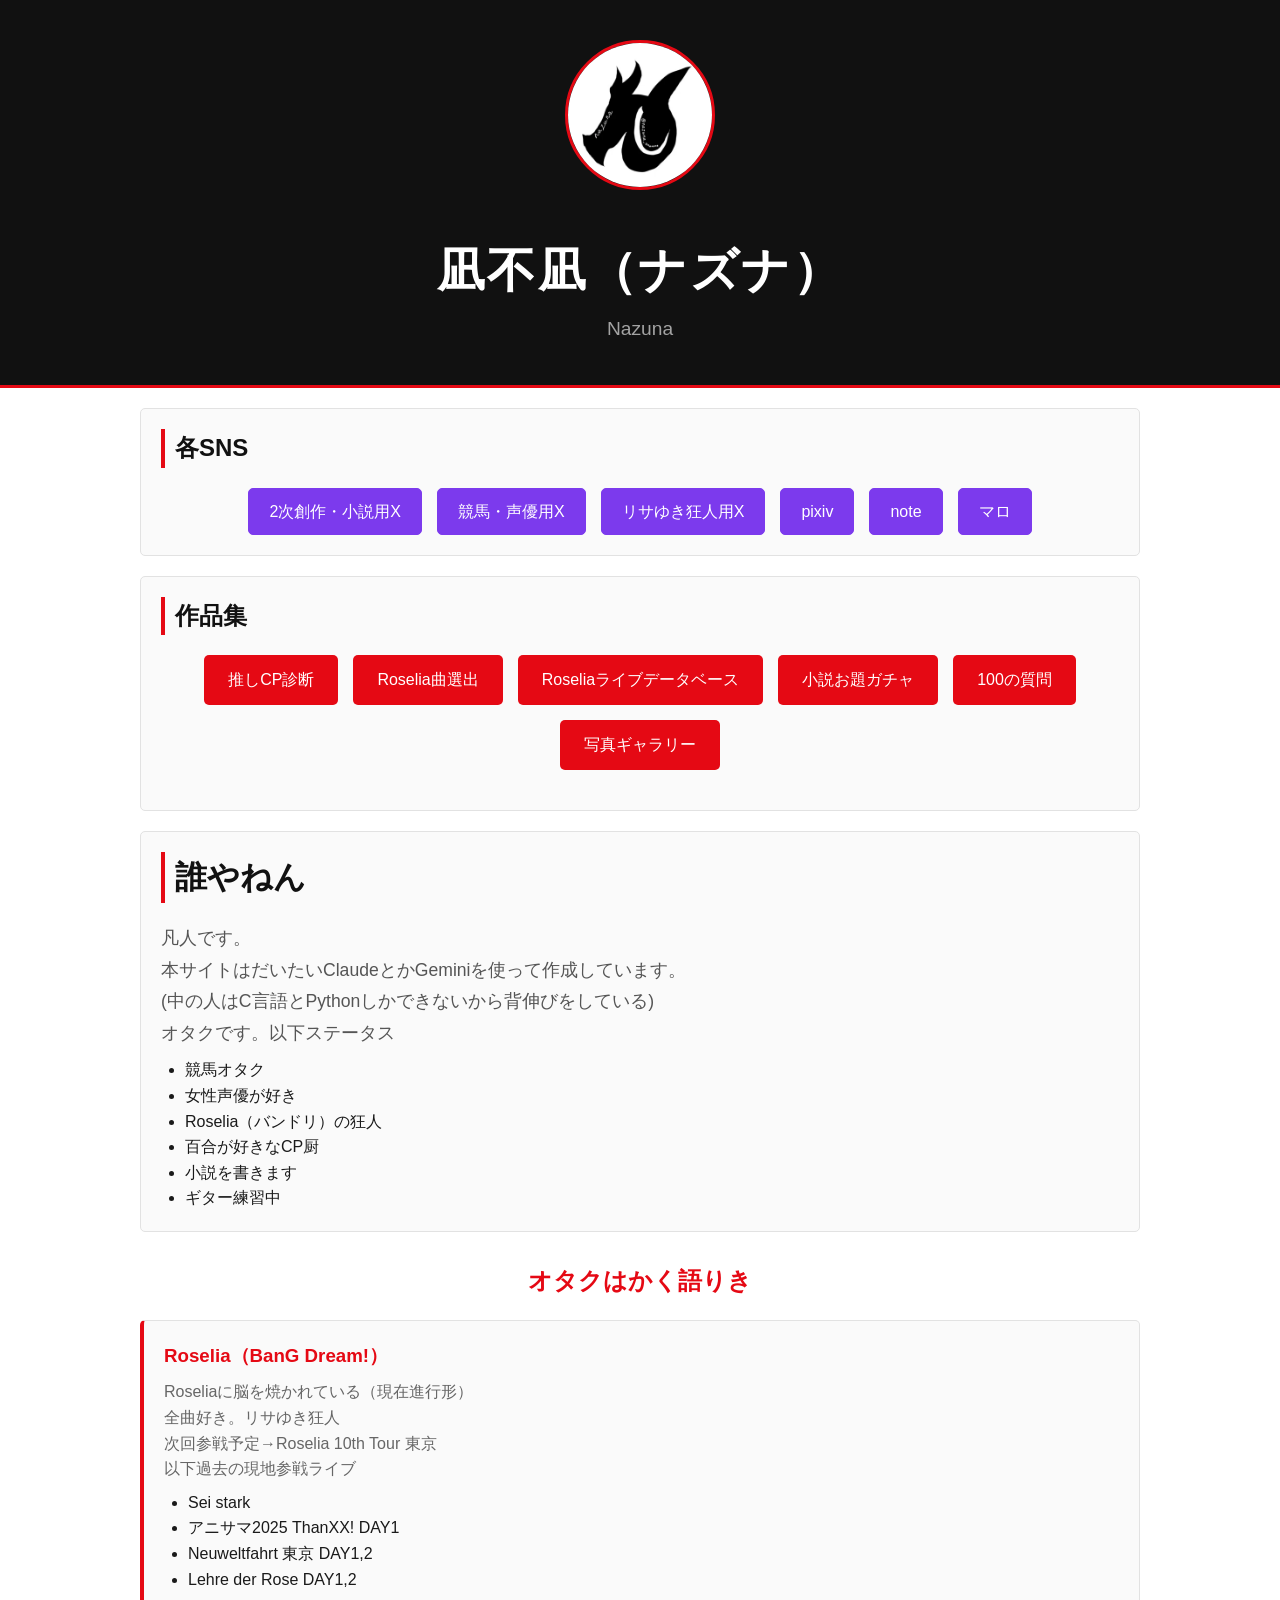
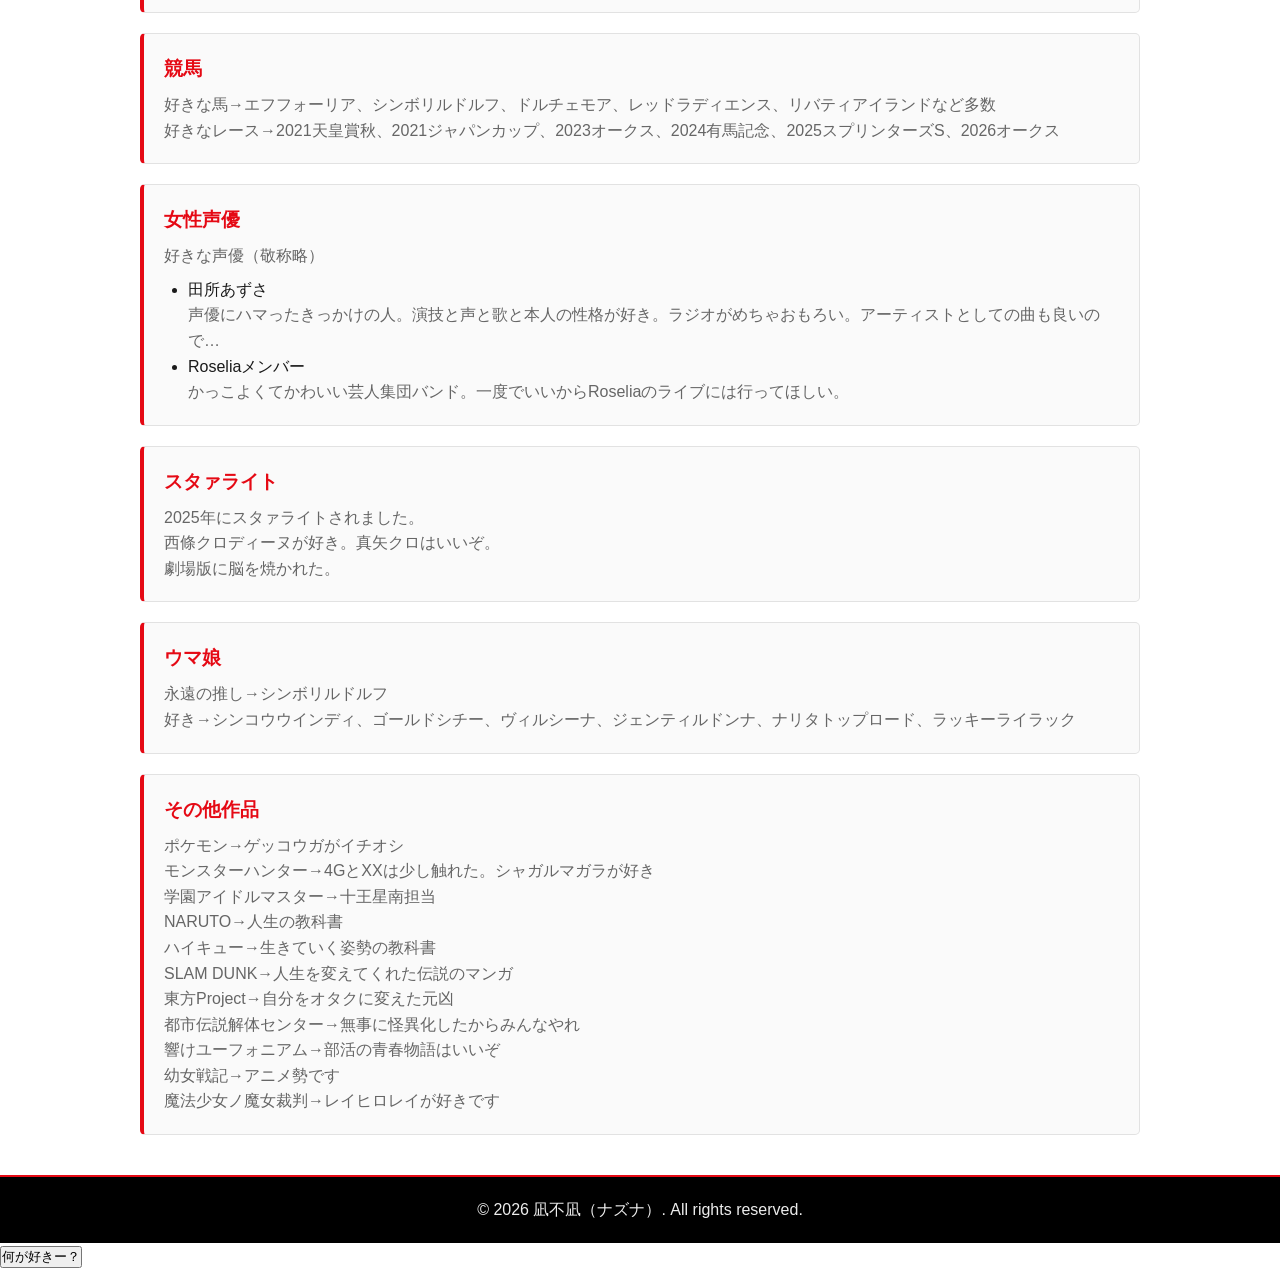
<file: index.html>
<!DOCTYPE html>
<html lang="ja">
<head>
    <meta charset="UTF-8">
    <meta name="viewport" content="width=device-width, initial-scale=1.0">
    <title>プロフィール | 凪不凪</title>
    <link rel="stylesheet" href="style.css?v=3">
</head>
<body>
    <header class="header">
        <img src="nazuna.webp" alt="凪不凪のアイコン（黒い馬の頭のシルエットに「nazuna」の文字）" class="profile-photo">
        <h1>凪不凪（ナズナ）</h1>
        <p>Nazuna</p>
    </header>

    <main class="container">

        <section class="sns">
            <h2>各SNS</h2>
            <div class="sns-links">
                <a href="https://x.com/nazuna_umanoma" target="_blank" rel="noopener noreferrer">2次創作・小説用X</a>
                <a href="https://x.com/boreas_uma10" target="_blank" rel="noopener noreferrer">競馬・声優用X</a>
                <a href="https://x.com/nazuna_shamrock" target="_blank" rel="noopener noreferrer">リサゆき狂人用X</a>
                <a href="https://www.pixiv.net/users/109788346" target="_blank" rel="noopener noreferrer">pixiv</a>                
                <a href="https://note.com/fenrir_umanoma" target="_blank" rel="noopener noreferrer">note</a>
                <a href="https://marshmallow-qa.com/fro7inpd7ycq0lu?t=5z8m8z" target="_blank" rel="noopener noreferrer">マロ</a>
            </div>
        </section>

        <section class="sns">
            <h2>作品集</h2>
        <!-- 下層ページへのリンク -->
        <div class="section-links">
            <a href="shindan/index.html" class="section-link-btn">推しCP診断</a>
            <a href="musicsort/index.html" class="section-link-btn">Roselia曲選出</a>
<!--  未完なのでまだ閉じておく         <a href="angya/index.html" class="section-link-btn">全国行脚</a> -->
            <a href="live-data/index.html" class="section-link-btn">Roseliaライブデータベース</a>
            <a href="ss-gacha/index.html" class="section-link-btn">小説お題ガチャ</a>
            <a href="question100/index.html" class="section-link-btn">100の質問</a>
            <a href="gallery/" class="section-link-btn">写真ギャラリー</a>
        </div>
        </section>

        <section class="about">
            <h2>誰やねん</h2>
            <p>
                凡人です。<br>
                本サイトはだいたいClaudeとかGeminiを使って作成しています。<br>
                (中の人はC言語とPythonしかできないから背伸びをしている)<br>
                オタクです。以下ステータス
            </p>
            <ul>
                <li>競馬オタク</li>
                <li>女性声優が好き</li>
                <li>Roselia（バンドリ）の狂人</li>
                <li>百合が好きなCP厨</li>
                <li>小説を書きます</li>
                <li>ギター練習中</li>
            </ul>
        </section>

        <!-- 好きなもの紹介セクション -->
        <section>
            <h2 class="section-title">オタクはかく語りき</h2>

            <article class="interest-section">
                <h3>Roselia（BanG Dream!）</h3>
                <p>
                    Roseliaに脳を焼かれている（現在進行形）<br>
                    全曲好き。リサゆき狂人<br>
                    次回参戦予定→Roselia 10th Tour 東京<br>
                    以下過去の現地参戦ライブ
                </p>
                <ul>
                <li>Sei stark</li>
                <li>アニサマ2025 ThanXX! DAY1</li>
                <li>Neuweltfahrt 東京 DAY1,2</li>
                <li>Lehre der Rose DAY1,2</li>
                </ul>
            </article>                                   
            <article class="interest-section">
                <h3>競馬</h3>
                <p>
                    好きな馬→エフフォーリア、シンボリルドルフ、ドルチェモア、レッドラディエンス、リバティアイランドなど多数<br>
                    好きなレース→2021天皇賞秋、2021ジャパンカップ、2023オークス、2024有馬記念、2025スプリンターズS、2026オークス
                </p>
            </article>

            <article class="interest-section">
                <h3>女性声優</h3>
                <p>
                    好きな声優（敬称略）
                </p>
                <ul>
                <li>田所あずさ
                    <p>声優にハマったきっかけの人。演技と声と歌と本人の性格が好き。ラジオがめちゃおもろい。アーティストとしての曲も良いので…</p>
                </li>
                <li>Roseliaメンバー
                    <p>かっこよくてかわいい芸人集団バンド。一度でいいからRoseliaのライブには行ってほしい。</p>
                </li>
                </ul>
            </article>

            <article class="interest-section">
                <h3>スタァライト</h3>
                <p>
                    2025年にスタァライトされました。<br>
                    西條クロディーヌが好き。真矢クロはいいぞ。<br>
                    劇場版に脳を焼かれた。<br>
                </p>
            </article>

            <article class="interest-section">
                <h3>ウマ娘</h3>
                <p>
                    永遠の推し→シンボリルドルフ<br>
                    好き→シンコウウインディ、ゴールドシチー、ヴィルシーナ、ジェンティルドンナ、ナリタトップロード、ラッキーライラック<br>
                </p>
            </article>

            <article class="interest-section">
                <h3>その他作品</h3>
                <p>
                    ポケモン→ゲッコウガがイチオシ<br>
                    モンスターハンター→4GとXXは少し触れた。シャガルマガラが好き<br>
                    学園アイドルマスター→十王星南担当<br>
                    NARUTO→人生の教科書<br>
                    ハイキュー→生きていく姿勢の教科書<br>
                    SLAM DUNK→人生を変えてくれた伝説のマンガ<br>
                    東方Project→自分をオタクに変えた元凶<br>
                    都市伝説解体センター→無事に怪異化したからみんなやれ<br>
                    響けユーフォニアム→部活の青春物語はいいぞ<br>
                    幼女戦記→アニメ勢です<br>
                    魔法少女ノ魔女裁判→レイヒロレイが好きです<br>
                </p>
            </article>
        </section>
    </main>

    <footer class="footer">
        <p>&copy; <span class="copyright-year">2026</span> 凪不凪（ナズナ）. All rights reserved.</p>
        <!-- 最終更新日は script.js が取得できたときだけ表示する（取得できなければ出さない） -->
        <p id="last-updated" class="last-updated" hidden></p>
    </footer>

    <script src="common/site.js?v=1"></script>
    <script src="script.js?v=2"></script>
</body>
</html>
</file>
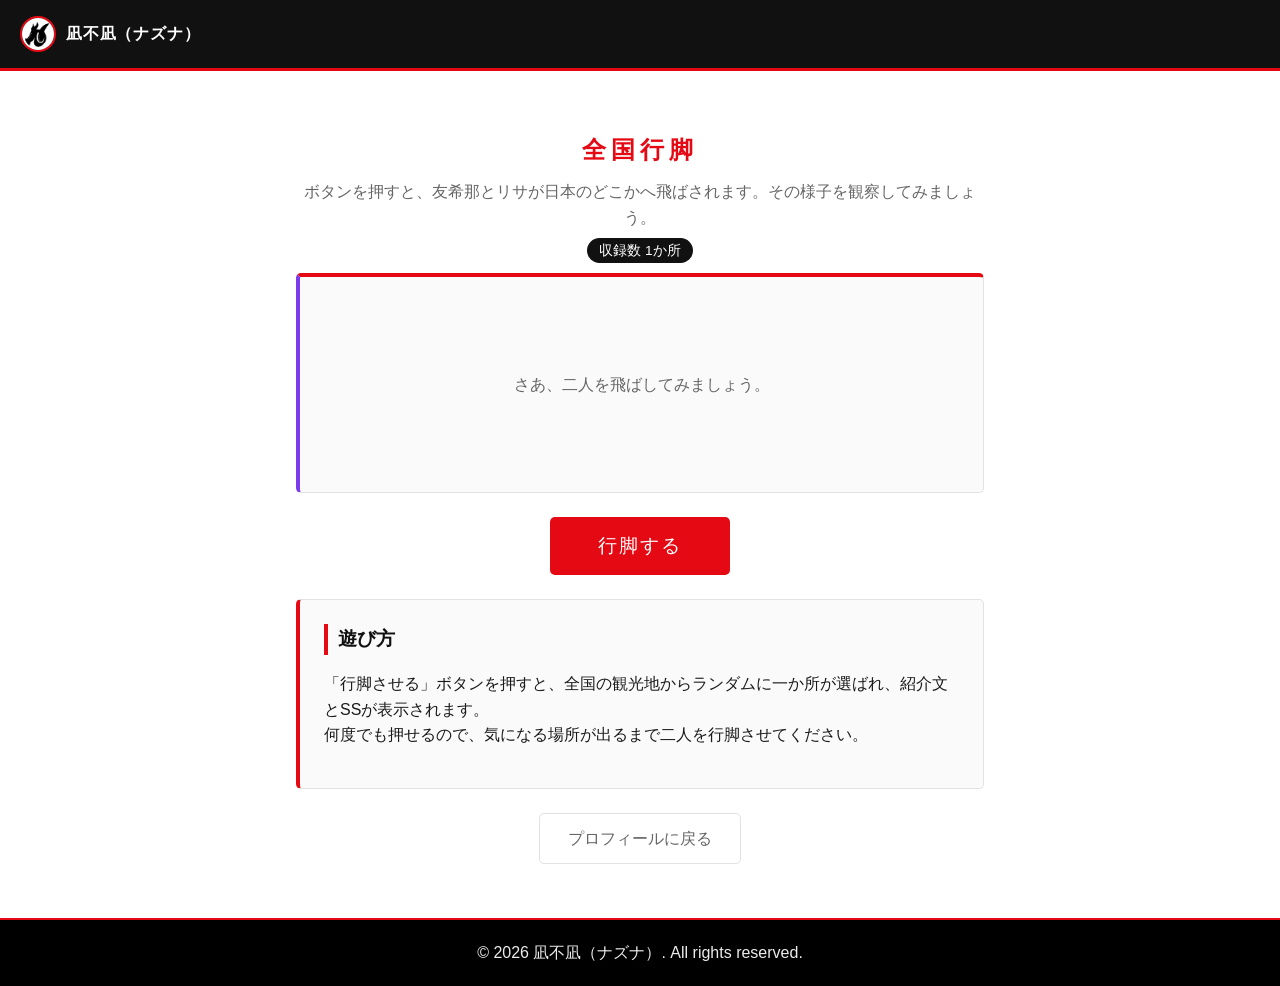
<file: angya/index.html>
<!DOCTYPE html>
<html lang="ja">
<head>
    <meta charset="UTF-8">
    <meta name="viewport" content="width=device-width, initial-scale=1.0">
    <title>全国行脚 | 凪不凪</title>
    <link rel="stylesheet" href="../common/common.css?v=2">
    <link rel="stylesheet" href="angya.css?v=4">
</head>
<body>
    <header class="header">
        <a href="../index.html" class="home-link"><img src="../nazuna.webp" alt="">凪不凪（ナズナ）</a>
    </header>

    <main>
        <section class="hero">
            <h1 id="angya-title"></h1>
            <p id="angya-description"></p>
            <span class="badge" id="spot-count"></span>
        </section>

        <section class="card spot-card">
            <p class="placeholder" id="placeholder">さあ、二人を飛ばしてみましょう。</p>
            <p class="rolling" id="rolling" hidden></p>

            <div id="result" hidden>
                <p class="spot-meta">
                    <span class="spot-region" id="spot-region"></span>
                    <span id="spot-place"></span>
                </p>
                <h2 class="spot-name" id="spot-name"></h2>
                <ul class="spot-tags" id="spot-tags"></ul>
                <p class="spot-description" id="spot-description"></p>

                <div class="spot-ss-box" id="spot-ss-box" hidden>
                    <p class="spot-ss-label">行脚録SS</p>
                    <p class="spot-ss" id="spot-ss"></p>
                </div>
            </div>
        </section>

        <div class="btn-area">
            <button type="button" class="btn btn-primary" id="draw-btn">行脚する</button>
        </div>

        <section class="card history" id="history" hidden>
            <h2>二人の行脚記録</h2>
            <p class="history-summary" id="history-summary"></p>
            <ol class="history-list" id="history-list"></ol>
            <div class="history-actions">
                <button type="button" class="btn btn-ghost btn-small" id="clear-history-btn">記録を消す</button>
            </div>
        </section>

        <section class="card">
            <h2>遊び方</h2>
            <p>「行脚させる」ボタンを押すと、全国の観光地からランダムに一か所が選ばれ、紹介文とSSが表示されます。<br>何度でも押せるので、気になる場所が出るまで二人を行脚させてください。</p>
        </section>

        <div class="btn-area">
            <a href="../index.html" class="btn btn-ghost">プロフィールに戻る</a>
        </div>
    </main>

    <footer>
        <p>&copy; <span class="copyright-year">2026</span> 凪不凪（ナズナ）. All rights reserved.</p>
    </footer>

    <script src="../common/site.js?v=1"></script>
    <script src="data.js?v=2"></script>
    <script src="angya.js?v=3"></script>
</body>
</html>
</file>
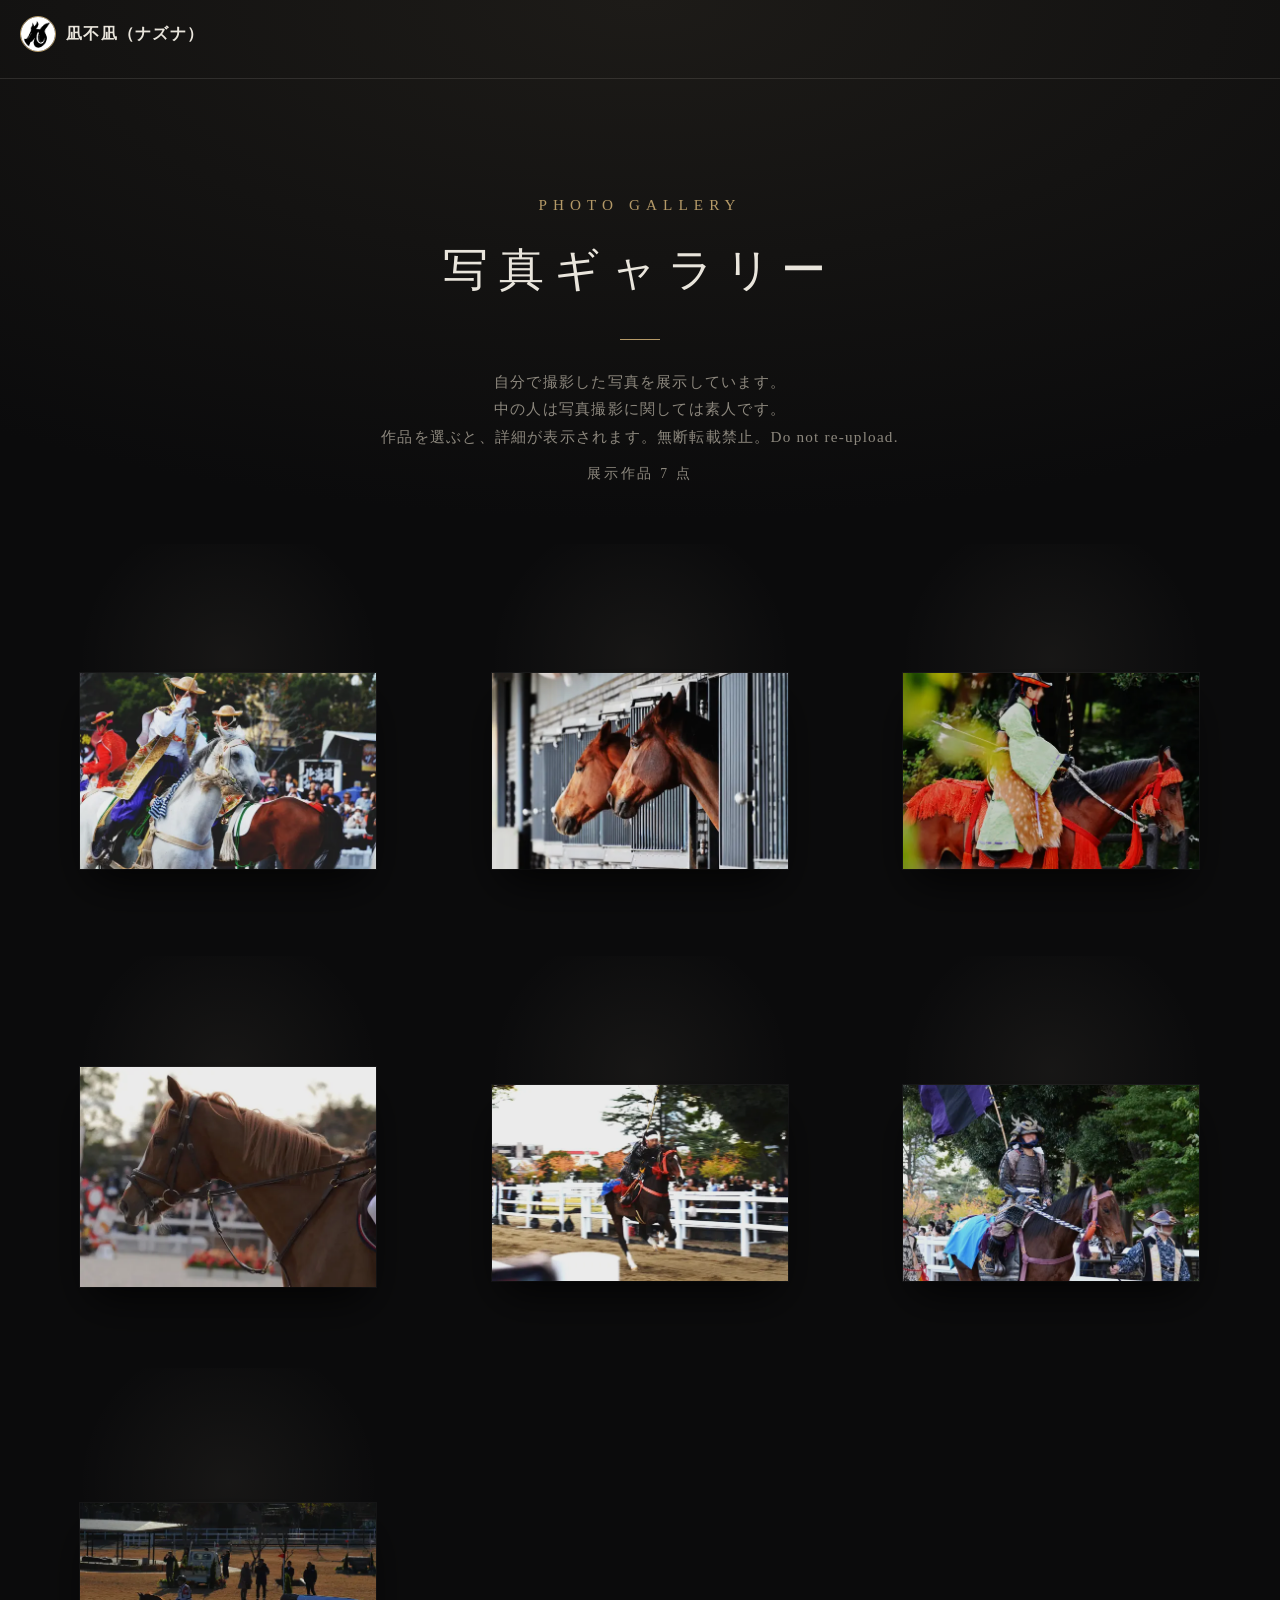
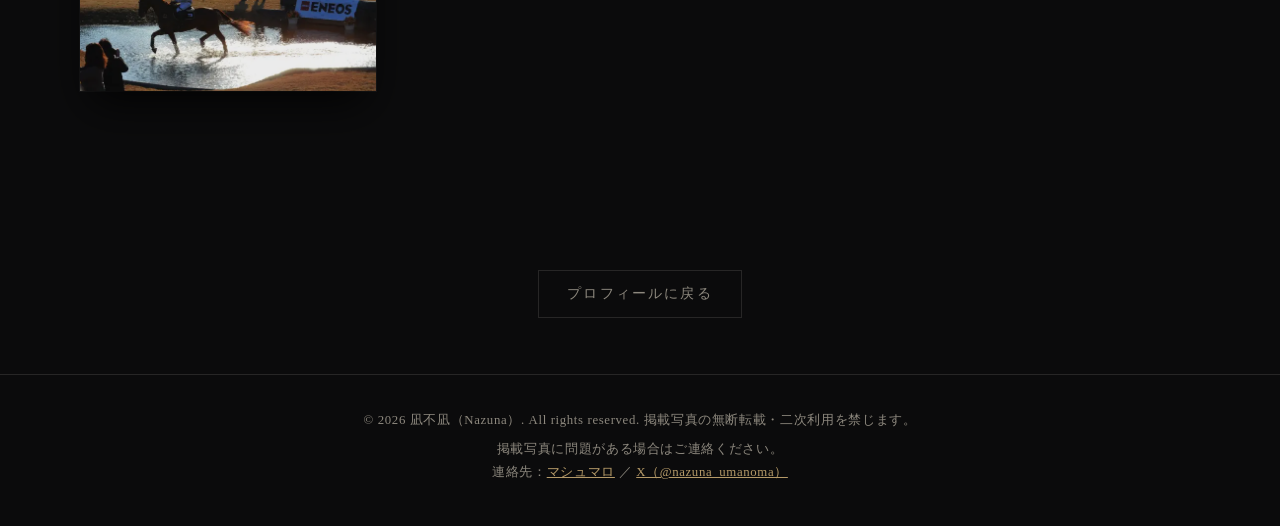
<file: gallery/index.html>
<!DOCTYPE html>
<html lang="ja">
<head>
    <meta charset="UTF-8">
    <meta name="viewport" content="width=device-width, initial-scale=1.0">
    <title>写真ギャラリー | 凪不凪</title>
    <meta name="description" content="凪不凪（ナズナ）が撮影した写真のギャラリーです。">
    <meta name="theme-color" content="#0b0b0c">
    <!-- PhotoSwipe 5.4.4（MIT License）は外部 CDN を使わず vendor/ から配信しています（LICENSE 同梱）。
         integrity は npm 配布物のハッシュで、ファイルが書き換わっていないことの確認に使います。 -->
    <link rel="stylesheet" href="vendor/photoswipe-5.4.4/photoswipe.css"
          integrity="sha384-IfxC36XL/toUyJ939C73PcgMuRzAZuIzZxE38drsmO5p6jD7ei+Zx/1oA/0l8ysE">
    <link rel="stylesheet" href="gallery.css?v=2">
    <script type="importmap">
    {
        "imports": {
            "photoswipe/lightbox": "./vendor/photoswipe-5.4.4/photoswipe-lightbox.esm.min.js",
            "photoswipe": "./vendor/photoswipe-5.4.4/photoswipe.esm.min.js"
        },
        "integrity": {
            "./vendor/photoswipe-5.4.4/photoswipe-lightbox.esm.min.js": "sha384-DiL6M/gG+wmTxmCRZyD1zee6lIhawn5TGvED0FOh7fXcN9B0aZ9dexSF/N6lrZi/",
            "./vendor/photoswipe-5.4.4/photoswipe.esm.min.js": "sha384-WkkO3GCmgkC3VQWpaV8DqhKJqpzpF9JoByxDmnV8+oTJ7m3DfYEWX1fu1scuS4+s"
        }
    }
    </script>
</head>
<body>
    <header class="header">
        <a href="../index.html" class="home-link"><img src="../nazuna.webp" alt="">凪不凪（ナズナ）</a>
    </header>

    <main>
        <section class="hero">
            <p class="hero-kicker">Photo Gallery</p>
            <h1>写真ギャラリー</h1>
            <p class="hero-lead">自分で撮影した写真を展示しています。<br>中の人は写真撮影に関しては素人です。<br>作品を選ぶと、詳細が表示されます。無断転載禁止。Do not re-upload.</p>
            <p class="hero-count" id="photo-count" aria-live="polite"></p>
        </section>

        <!-- 作品は photos.json をもとに gallery.js が並べます -->
        <section class="gallery" id="gallery" aria-label="展示作品"></section>
        <p class="gallery-message" id="gallery-message" hidden></p>
        <noscript><p class="gallery-message">作品の表示には JavaScript を有効にしてください。</p></noscript>

        <div class="back">
            <a href="../index.html" class="back-link">プロフィールに戻る</a>
        </div>
    </main>

    <footer class="footer">
        <p>&copy; <span class="copyright-year">2026</span> 凪不凪（Nazuna）. All rights reserved. 掲載写真の無断転載・二次利用を禁じます。</p>
        <p>掲載写真に問題がある場合はご連絡ください。<br>
            連絡先：<a href="https://marshmallow-qa.com/fro7inpd7ycq0lu?t=5z8m8z" target="_blank" rel="noopener noreferrer">マシュマロ</a>
            ／ <a href="https://x.com/nazuna_umanoma" target="_blank" rel="noopener noreferrer">X（@nazuna_umanoma）</a></p>
    </footer>

    <script src="../common/site.js?v=1"></script>
    <script type="module" src="gallery.js?v=1"></script>
</body>
</html>
</file>
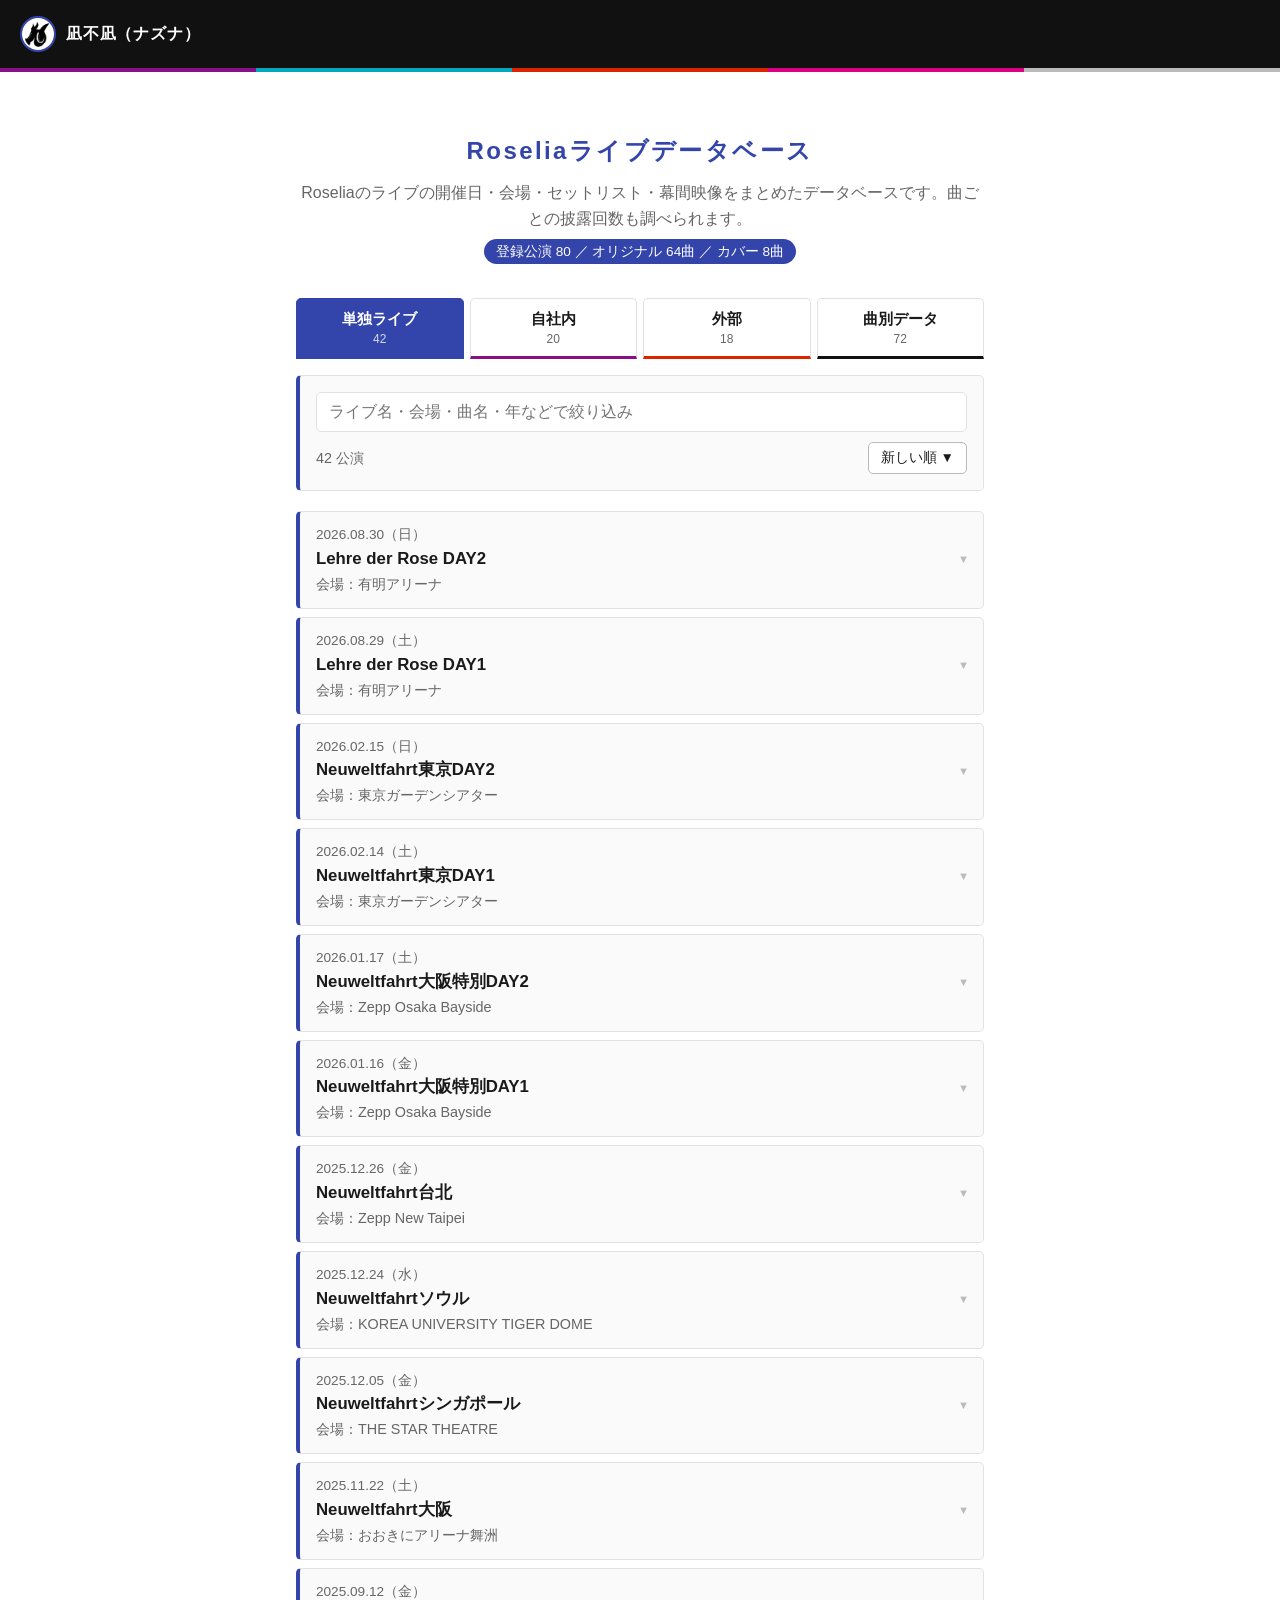
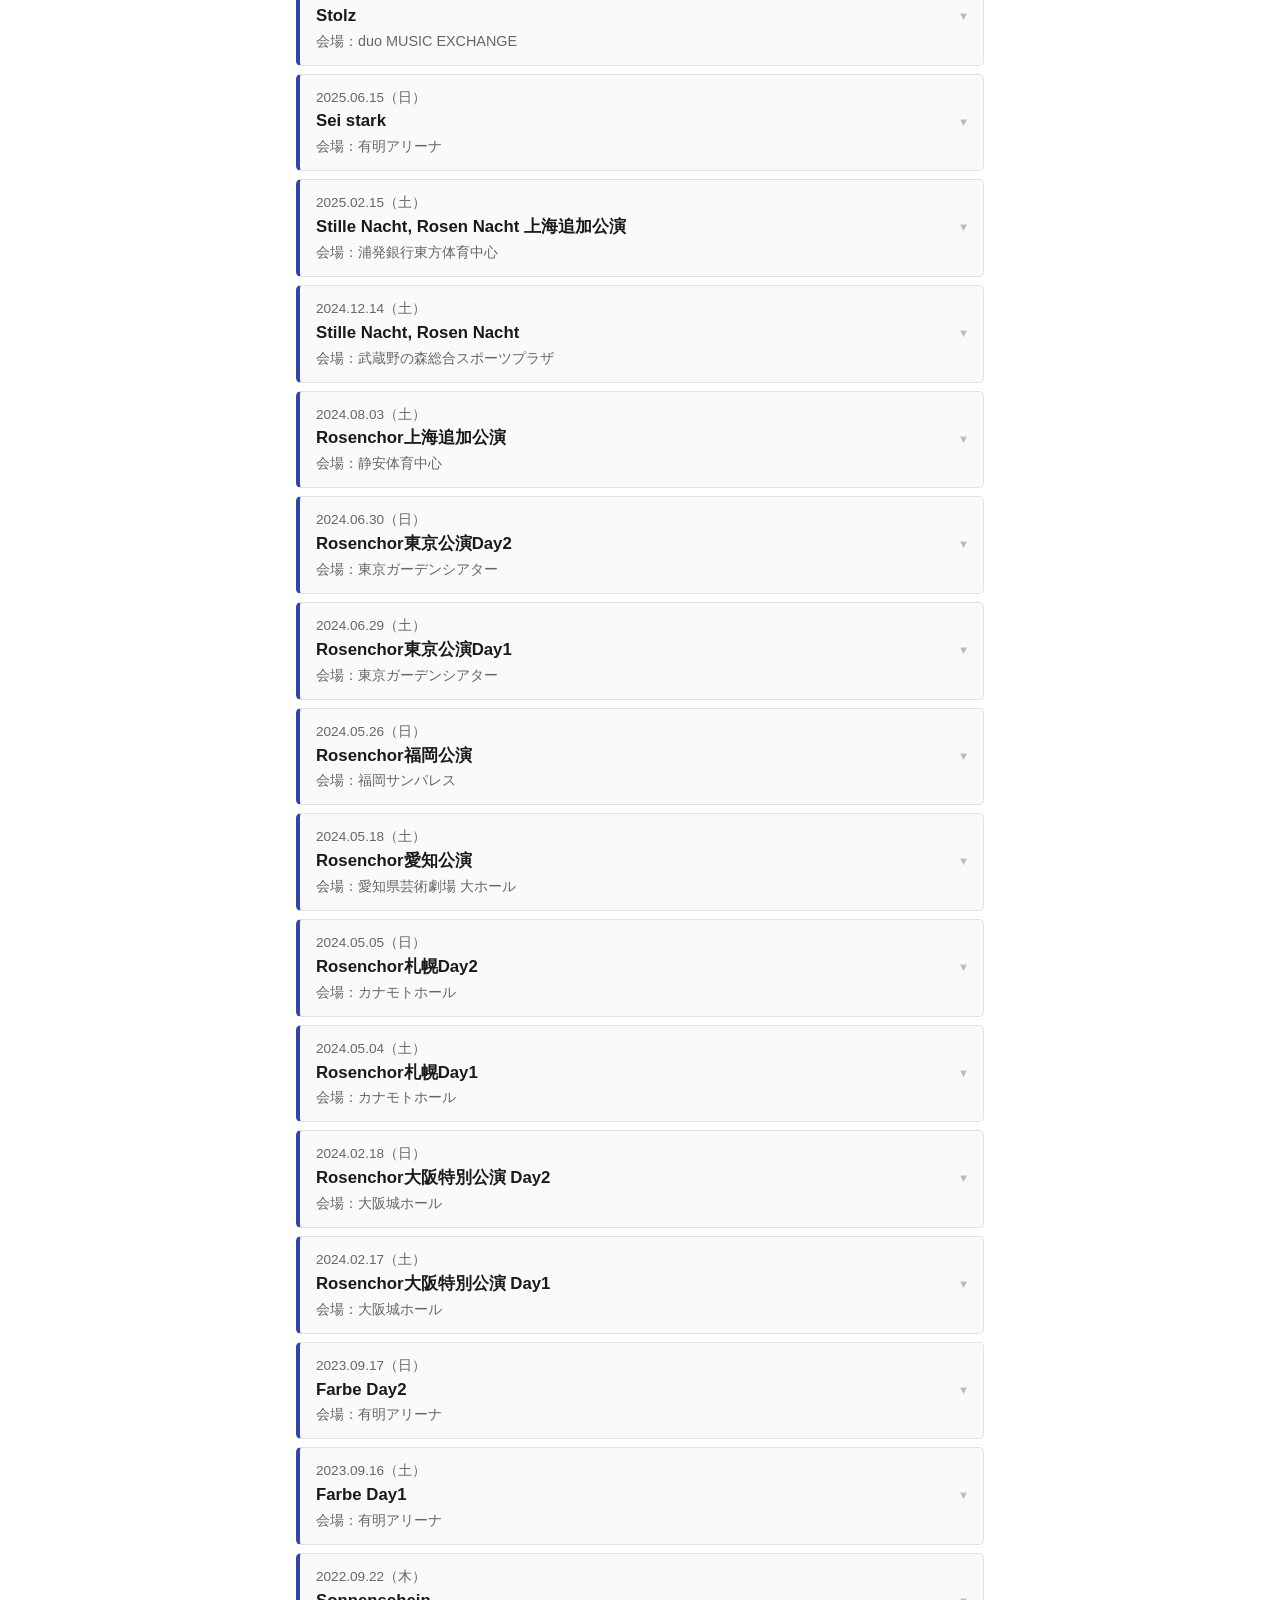
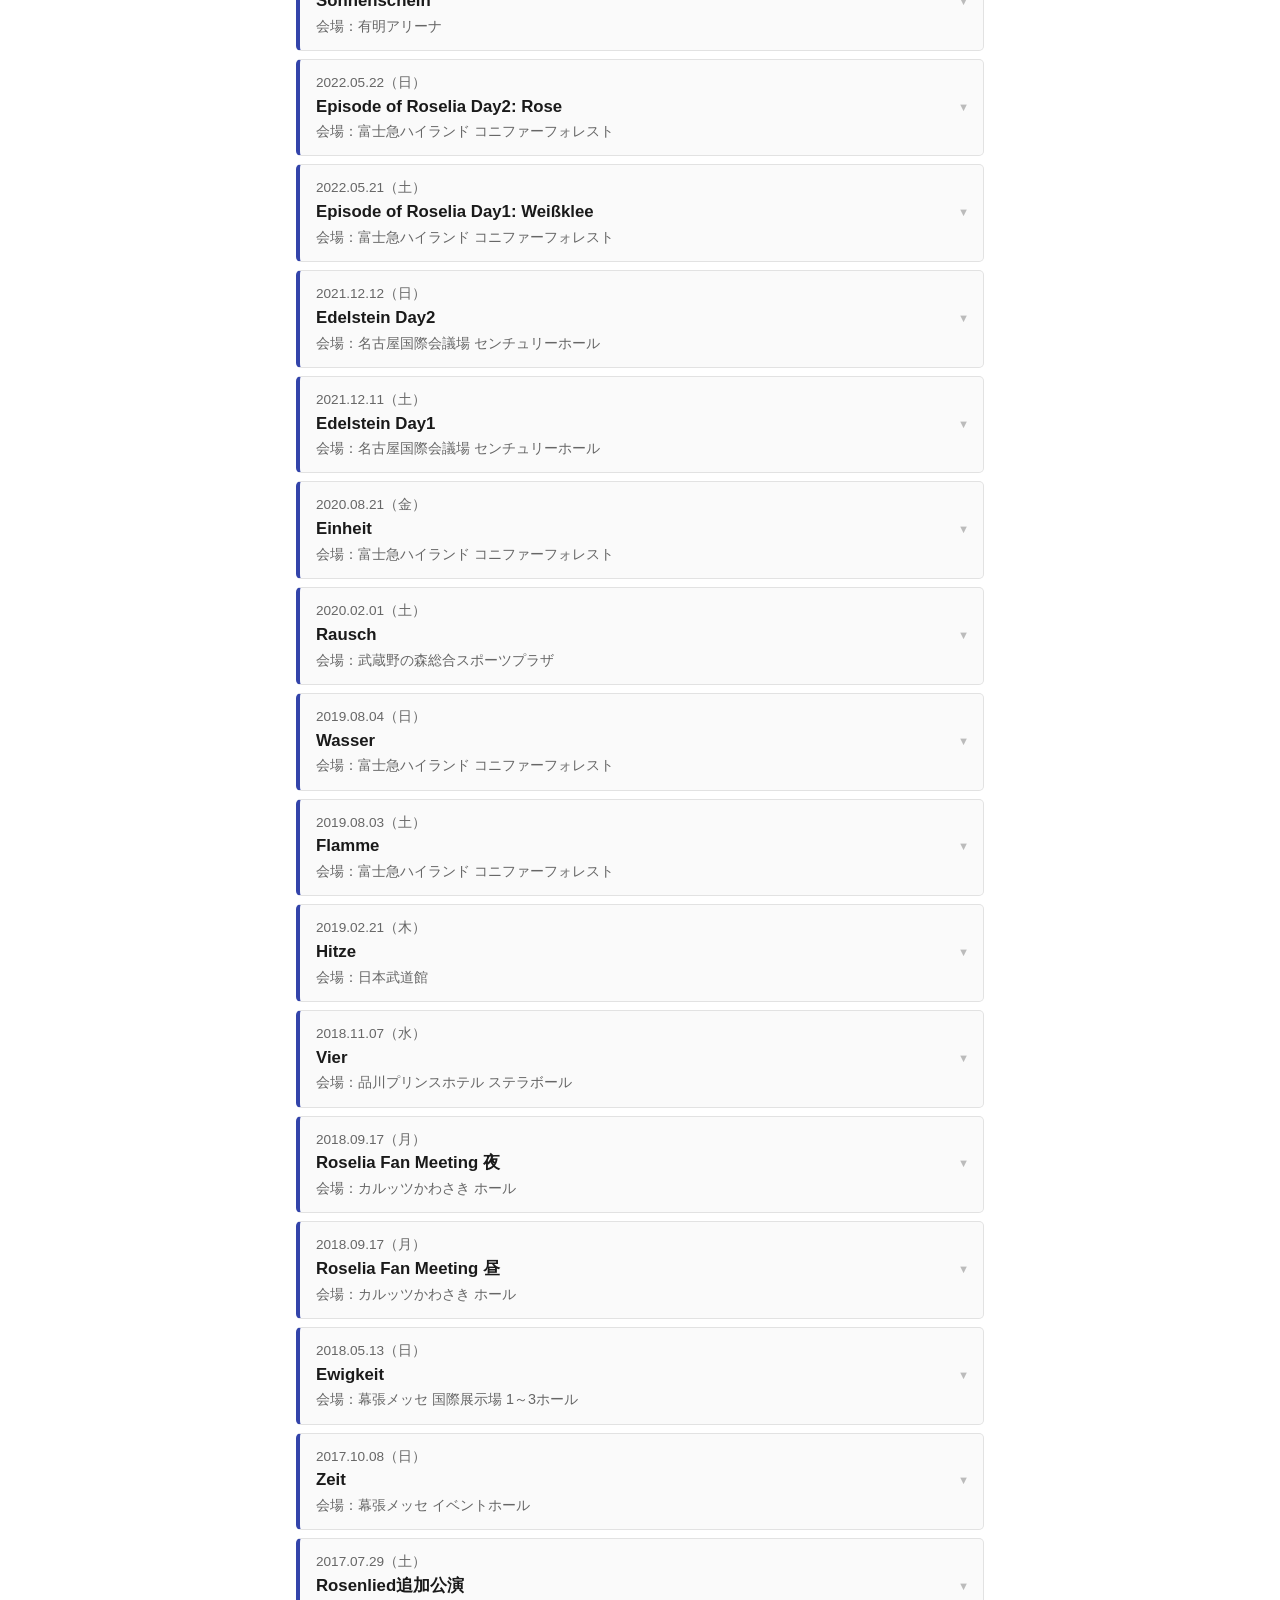
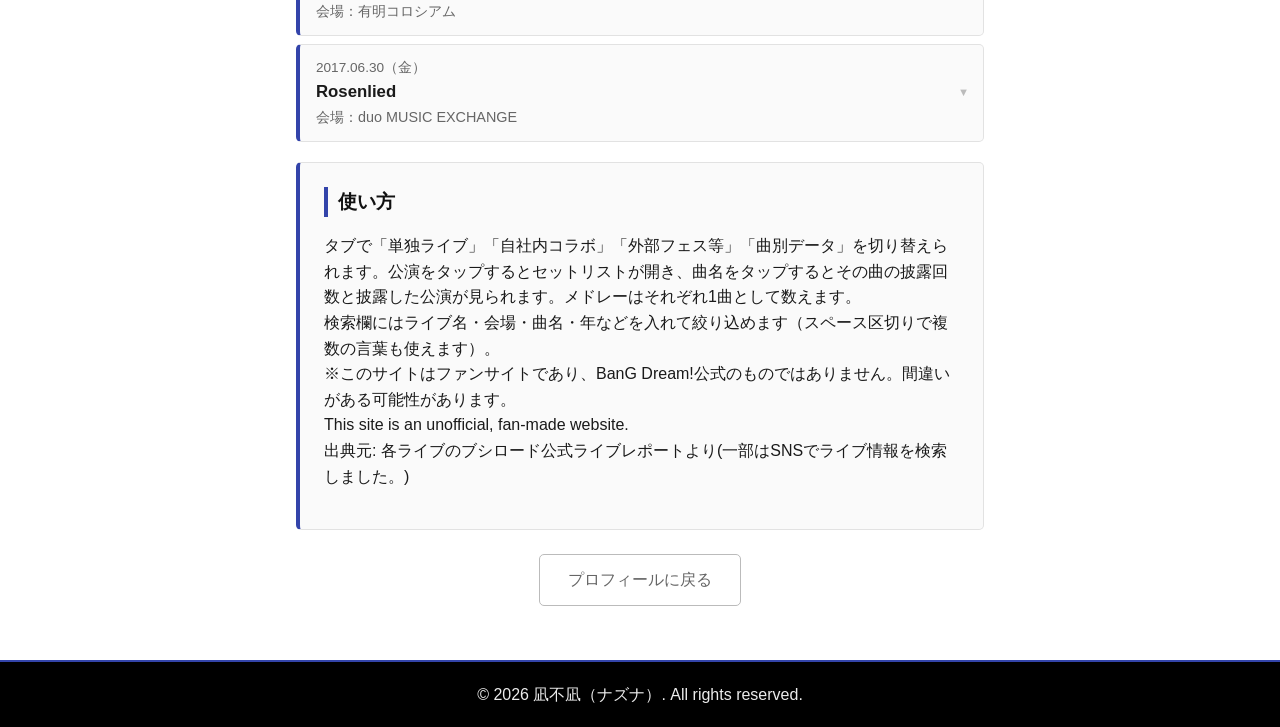
<file: live-data/index.html>
<!DOCTYPE html>
<html lang="ja">
<head>
    <meta charset="UTF-8">
    <meta name="viewport" content="width=device-width, initial-scale=1.0">
    <title>Roseliaライブデータベース | 凪不凪</title>
    <link rel="stylesheet" href="../common/common.css?v=2">
    <link rel="stylesheet" href="live-data.css?v=5">
</head>
<body>
    <header class="header">
        <a href="../index.html" class="home-link"><img src="../nazuna.webp" alt="">凪不凪（ナズナ）</a>
    </header>

    <main>
        <section class="hero">
            <h1 id="live-title"></h1>
            <p id="live-description"></p>
            <span class="badge" id="live-count"></span>
        </section>

        <!-- タブ（単独ライブ・自社内・外部・曲別データ） -->
        <!-- ←→・Home・End キーでタブを移動できます（WAI-ARIA のタブの作法） -->
        <div class="tabs" role="tablist" id="tabs" aria-label="表示する一覧"></div>

        <!-- 公演一覧（中身は live-data.js で作ります） -->
        <section class="panel" id="panel-solo" role="tabpanel" aria-labelledby="tab-solo" data-category="solo" hidden></section>
        <section class="panel" id="panel-inhouse" role="tabpanel" aria-labelledby="tab-inhouse" data-category="inhouse" hidden></section>
        <section class="panel" id="panel-fes" role="tabpanel" aria-labelledby="tab-fes" data-category="fes" hidden></section>

        <!-- 曲別データ -->
        <section class="panel" id="panel-songs" role="tabpanel" aria-labelledby="tab-songs" hidden>
            <div class="card toolbar">
                <input type="search" class="search" id="song-search" placeholder="曲名で検索">
                <div class="chips" id="song-category"></div>
                <div class="toolbar-row">
                    <span class="result-count" id="song-result-count"></span>
                    <select class="sort-select" id="song-sort">
                        <option value="count">披露回数が多い順</option>
                        <option value="order">曲一覧の順</option>
                        <option value="name">曲名順</option>
                    </select>
                </div>
            </div>
            <div id="song-stats"></div>
        </section>

        <section class="card">
            <h2>使い方</h2>
            <p>タブで「単独ライブ」「自社内コラボ」「外部フェス等」「曲別データ」を切り替えられます。公演をタップするとセットリストが開き、曲名をタップするとその曲の披露回数と披露した公演が見られます。メドレーはそれぞれ1曲として数えます。<br>検索欄にはライブ名・会場・曲名・年などを入れて絞り込めます（スペース区切りで複数の言葉も使えます）。<br>※このサイトはファンサイトであり、BanG Dream!公式のものではありません。間違いがある可能性があります。<br>This site is an unofficial, fan-made website. <br>出典元: 各ライブのブシロード公式ライブレポートより(一部はSNSでライブ情報を検索しました。)</p>
        </section>

        <div class="btn-area">
            <a href="../index.html" class="btn btn-ghost">プロフィールに戻る</a>
        </div>
    </main>

    <footer>
        <p>&copy; <span class="copyright-year">2026</span> 凪不凪（ナズナ）. All rights reserved.</p>
    </footer>

    <script src="../common/site.js?v=1"></script>
    <script src="../common/songs.js?v=1"></script>
    <script src="data.js?v=4"></script>
    <script src="live-data.js?v=4"></script>
</body>
</html>
</file>
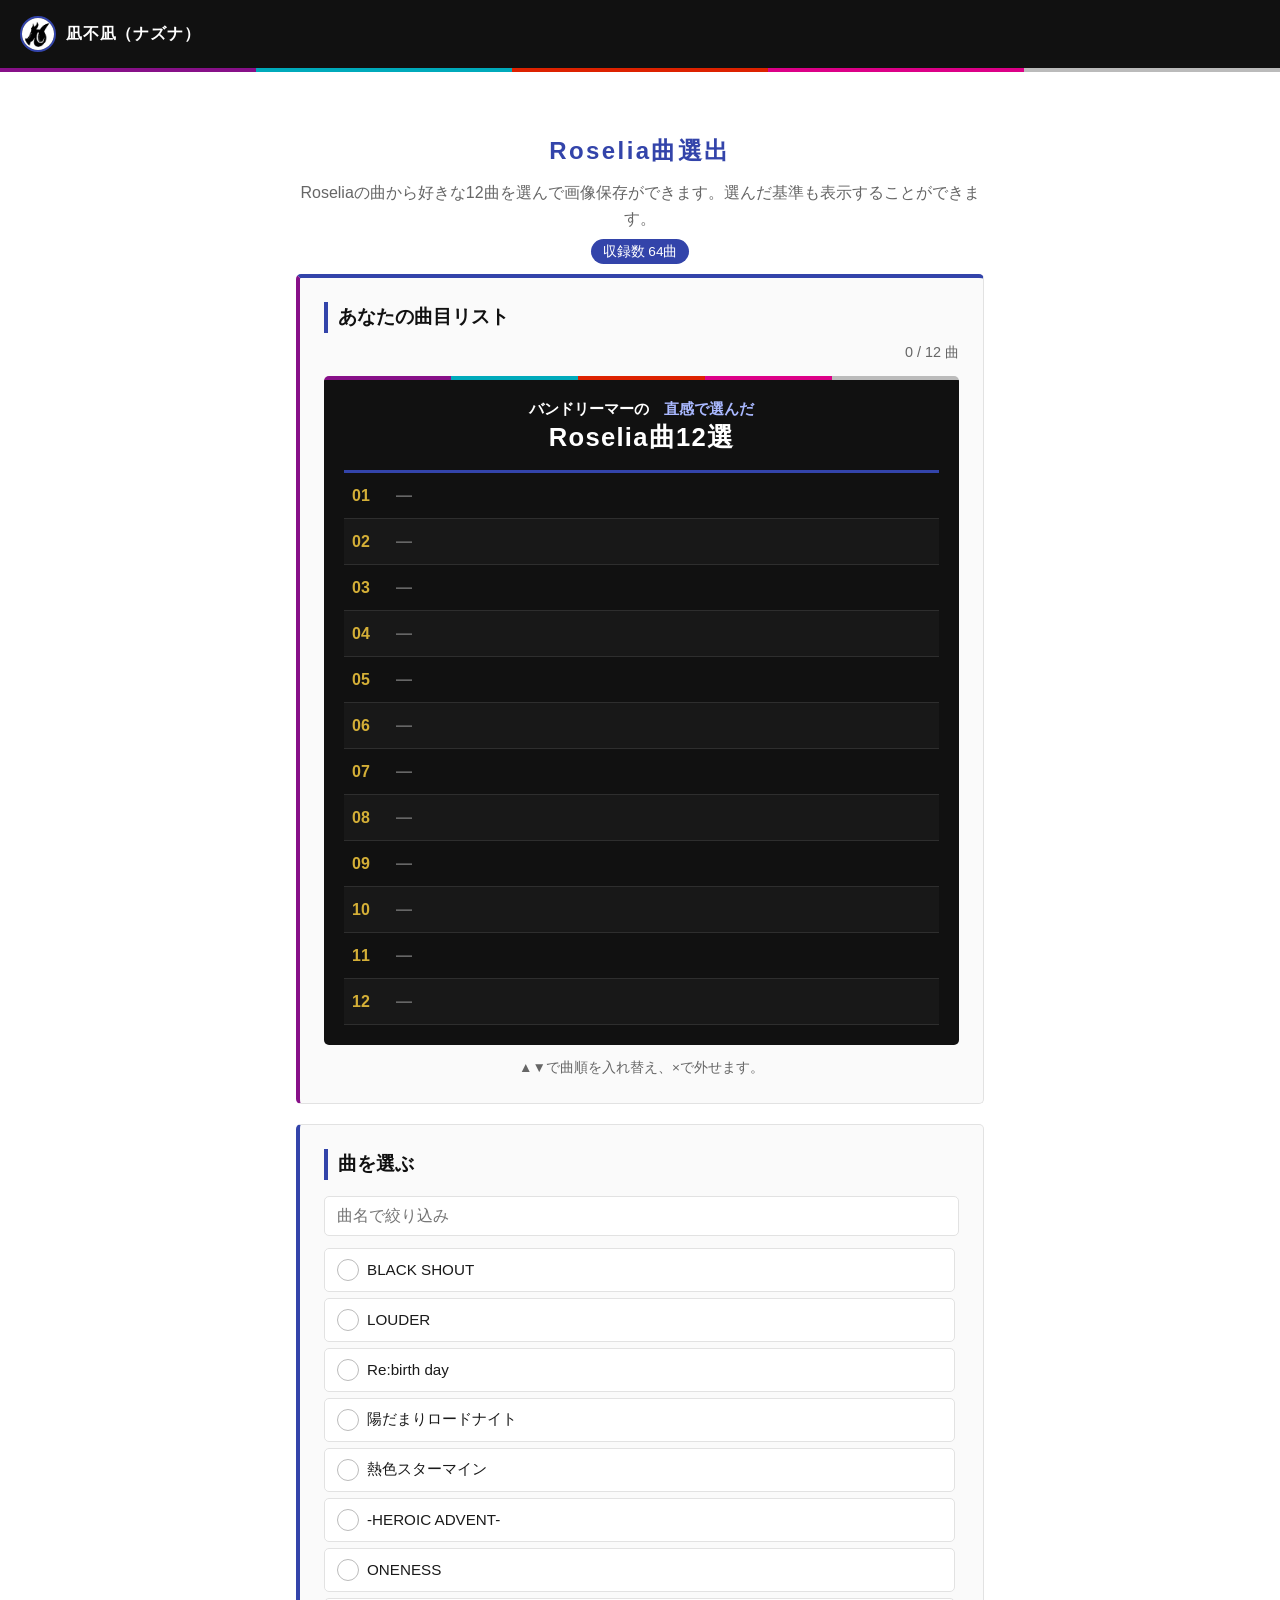
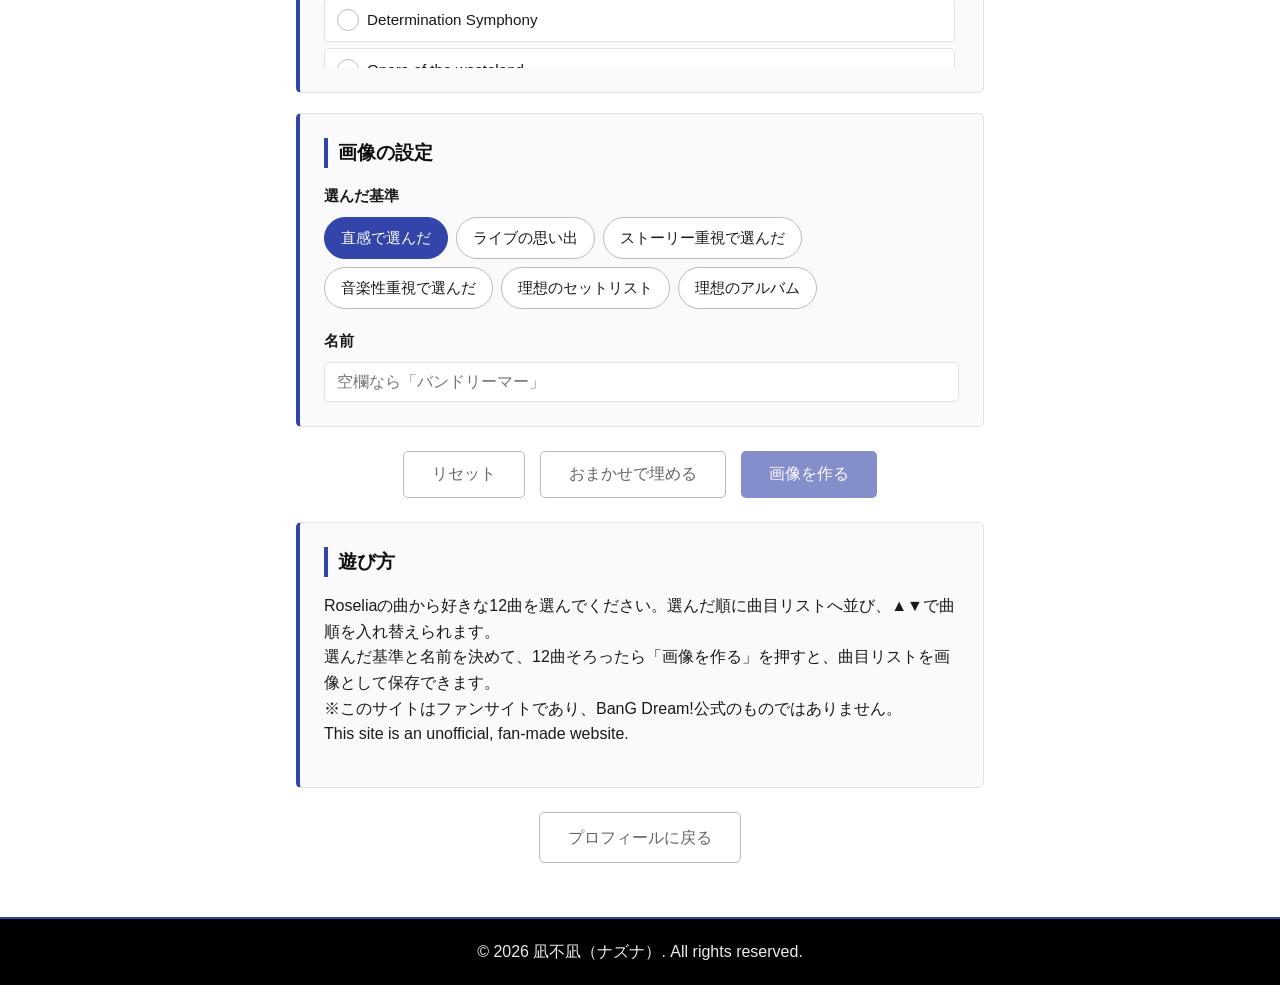
<file: musicsort/index.html>
<!DOCTYPE html>
<html lang="ja">
<head>
    <meta charset="UTF-8">
    <meta name="viewport" content="width=device-width, initial-scale=1.0">
    <title>Roselia曲選出 | 凪不凪</title>
    <link rel="stylesheet" href="../common/common.css?v=2">
    <link rel="stylesheet" href="musicsort.css?v=8">
</head>
<body>
    <header class="header">
        <a href="../index.html" class="home-link"><img src="../nazuna.webp" alt="">凪不凪（ナズナ）</a>
    </header>

    <main>
        <section class="hero">
            <h1 id="musicsort-title"></h1>
            <p id="musicsort-description"></p>
            <span class="badge" id="song-count"></span>
        </section>

        <!-- 曲目リスト（選んだ順に上から埋まる） -->
        <section class="card tracklist-card">
            <h2>あなたの曲目リスト</h2>
            <p class="pick-status" id="pick-status"></p>
            <div class="tracklist-frame">
                <p class="tracklist-heading" id="tracklist-heading"></p>
                <ol class="tracklist" id="tracklist"></ol>
            </div>
            <p class="hint">▲▼で曲順を入れ替え、×で外せます。</p>
        </section>

        <!-- 曲リスト -->
        <section class="card">
            <h2>曲を選ぶ</h2>
            <input type="search" class="search" id="search" placeholder="曲名で絞り込み">
            <ul class="song-list" id="song-list"></ul>
        </section>

        <section class="card">
            <h2>画像の設定</h2>
            <p class="field-label">選んだ基準</p>
            <div class="criteria" id="criteria"></div>
            <p class="field-label">名前</p>
            <input type="text" class="name-input" id="name-input" maxlength="20">
        </section>

        <div class="btn-area">
            <button type="button" class="btn btn-ghost" id="reset-btn">リセット</button>
            <button type="button" class="btn btn-ghost" id="random-btn">おまかせで埋める</button>
            <button type="button" class="btn btn-primary" id="generate-btn" disabled>画像を作る</button>
        </div>

        <!-- 出力画像 -->
        <section class="card result" id="result" hidden>
            <h2>完成！</h2>
            <img id="result-img" alt="選んだ曲の曲目リスト画像">
            <p class="hint">スマホの場合は画像を長押しで保存できます。</p>
            <div class="btn-area">
                <a class="btn btn-primary" id="download-link" download="roselia-12songs.png">画像をダウンロード</a>
            </div>
        </section>

        <section class="card">
            <h2>遊び方</h2>
            <p>Roseliaの曲から好きな12曲を選んでください。選んだ順に曲目リストへ並び、▲▼で曲順を入れ替えられます。<br>選んだ基準と名前を決めて、12曲そろったら「画像を作る」を押すと、曲目リストを画像として保存できます。<br>※このサイトはファンサイトであり、BanG Dream!公式のものではありません。<br>This site is an unofficial, fan-made website. </p>
        </section>

        <div class="btn-area">
            <a href="../index.html" class="btn btn-ghost">プロフィールに戻る</a>
        </div>
    </main>

    <footer>
        <p>&copy; <span class="copyright-year">2026</span> 凪不凪（ナズナ）. All rights reserved.</p>
    </footer>

    <script src="../common/site.js?v=1"></script>
    <script src="../common/songs.js?v=1"></script>
    <script src="data.js?v=7"></script>
    <script src="musicsort.js?v=7"></script>
</body>
</html>
</file>
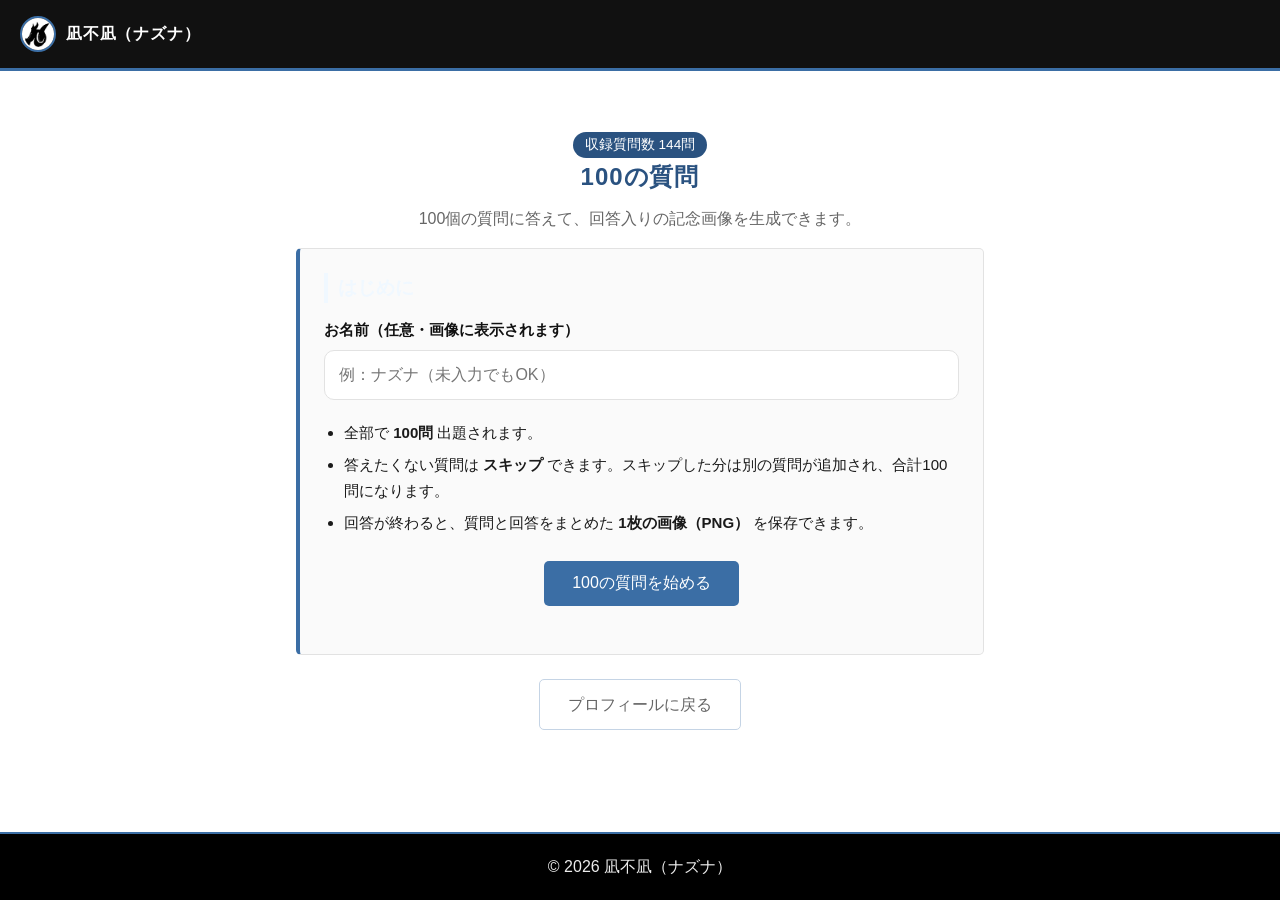
<file: question100/index.html>
<!DOCTYPE html>
<html lang="ja">
<head>
  <meta charset="UTF-8">
  <meta name="viewport" content="width=device-width, initial-scale=1.0">
  <title>100の質問 - 凪不凪（ナズナ）</title>
  <link rel="stylesheet" href="../common/common.css?v=2">
  <link rel="stylesheet" href="question100.css?v=1">
</head>
<body>
  <header class="header">
    <a href="../index.html" class="home-link">
      <img src="../nazuna.webp" alt="">凪不凪（ナズナ）
    </a>
  </header>

  <main>
    <section class="hero">
      <span class="badge" id="pool-badge">質問データ読込中…</span>
      <h1>100の質問</h1>
      <p>100個の質問に答えて、回答入りの記念画像を生成できます。</p>
    </section>

    <!-- スタート画面 -->
    <section class="card" id="view-start">
      <h2>はじめに</h2>
      <div class="field-group">
        <label for="user-name" class="field-label">お名前（任意・画像に表示されます）</label>
        <input
          type="text"
          id="user-name"
          class="text-input"
          maxlength="40"
          placeholder="例：ナズナ（未入力でもOK）"
          autocomplete="nickname"
        >
      </div>

      <ul class="rule-list">
        <li>全部で <strong>100問</strong> 出題されます。</li>
        <li>答えたくない質問は <strong>スキップ</strong> できます。スキップした分は別の質問が追加され、合計100問になります。</li>
        <li>回答が終わると、質問と回答をまとめた <strong>1枚の画像（PNG）</strong> を保存できます。</li>
      </ul>

      <div class="btn-area">
        <button type="button" class="btn btn-primary" id="btn-start">100の質問を始める</button>
      </div>
    </section>

    <!-- 回答画面 -->
    <section class="card" id="view-quiz" hidden>
      <div class="progress-header">
        <span class="progress-count" id="progress-count">1 / 100</span>
        <span class="question-tag" id="question-tag">固定質問</span>
      </div>
      <div class="progress-track" aria-hidden="true">
        <div class="progress-bar" id="progress-bar" style="width: 1%;"></div>
      </div>

      <p class="question-text" id="question-text" aria-live="polite"></p>
      <p class="set-note" id="set-note" hidden></p>

      <div class="field-group">
        <label for="answer-input" class="visually-hidden">回答を入力</label>
        <textarea
          id="answer-input"
          class="text-area"
          rows="3"
          maxlength="200"
          placeholder="ここに回答を入力してください（200文字まで）"
        ></textarea>
        <div class="input-meta">
          <span class="form-error" id="form-error" role="alert" hidden></span>
          <span class="char-count" id="char-count">0 / 200</span>
        </div>
      </div>

      <div class="btn-area quiz-actions">
        <button type="button" class="btn btn-primary" id="btn-next">次へ進む</button>
        <button type="button" class="btn btn-ghost" id="btn-skip">スキップして別の質問へ</button>
      </div>

      <p class="skip-info" id="skip-info"></p>

      <div class="quiz-footer-actions">
        <button type="button" class="text-link-btn" id="btn-reset-confirm">最初からやり直す</button>
      </div>

      <div class="inline-confirm" id="reset-confirm-box" hidden>
        <p>これまでの回答をリセットして最初に戻りますか？</p>
        <div class="inline-confirm-btns">
          <button type="button" class="btn btn-ghost btn-sm" id="btn-reset-cancel">続ける</button>
          <button type="button" class="btn btn-danger btn-sm" id="btn-reset-exec">リセットする</button>
        </div>
      </div>
    </section>

    <!-- 完了・画像生成画面 -->
    <section class="card" id="view-result" hidden>
      <h2>100問回答おつかれさまでした！</h2>
      <p class="result-lead">下の画像を長押し、またはダウンロードボタンから保存できます。</p>

      <div class="field-group result-name-edit">
        <label for="result-name-input" class="field-label">画像に表示するお名前（変更すると画像を再作成します）</label>
        <div class="name-update-row">
          <input
            type="text"
            id="result-name-input"
            class="text-input"
            maxlength="40"
            placeholder="未入力でもOK"
          >
          <button type="button" class="btn btn-ghost btn-sm" id="btn-regenerate">反映</button>
        </div>
      </div>

      <div class="btn-area result-actions">
        <button type="button" class="btn btn-primary" id="btn-download">画像を保存する（PNG）</button>
        <button type="button" class="btn btn-ghost" id="btn-copy-text">テキストをコピー</button>
      </div>
      <p class="copy-toast" id="copy-toast" role="status" hidden></p>

      <div class="image-preview-wrap">
        <img id="result-image" class="result-image" alt="100の質問の回答結果画像">
      </div>

      <div class="btn-area">
        <button type="button" class="btn btn-ghost" id="btn-restart">もう一度最初から答える</button>
      </div>
    </section>

    <div class="btn-area">
      <a href="../index.html" class="btn btn-ghost">プロフィールに戻る</a>
    </div>
  </main>

  <footer>
    <p>&copy; <span class="copyright-year">2026</span> 凪不凪（ナズナ）</p>
  </footer>

  <script src="../common/site.js?v=1"></script>
  <script src="data.js?v=1"></script>
  <script src="question100.js?v=1"></script>
</body>
</html>
</file>
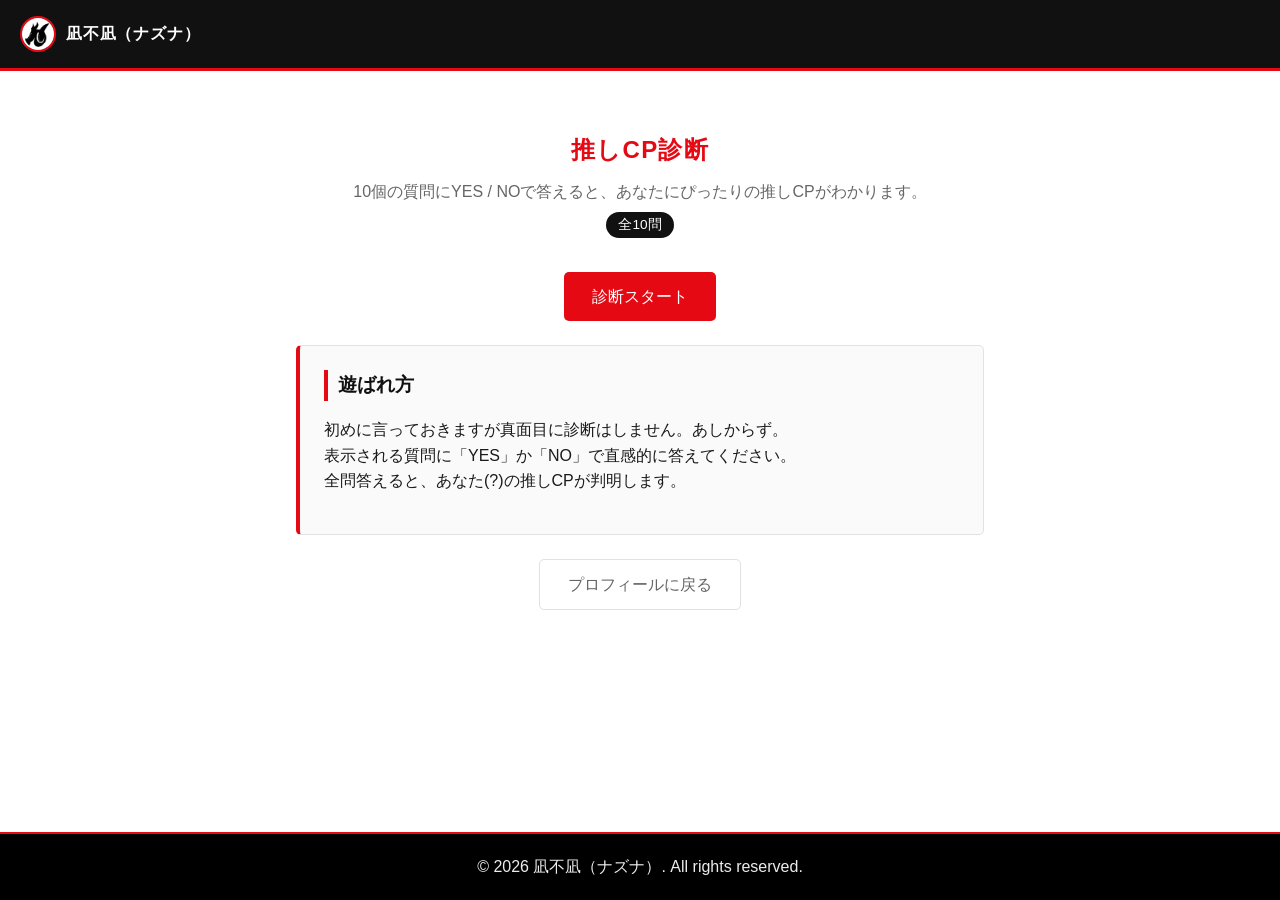
<file: shindan/index.html>
<!DOCTYPE html>
<html lang="ja">
<head>
    <meta charset="UTF-8">
    <meta name="viewport" content="width=device-width, initial-scale=1.0">
    <title>推しCP診断 | 凪不凪</title>
    <link rel="stylesheet" href="../common/common.css?v=2">
    <link rel="stylesheet" href="shindan.css?v=4">
</head>
<body data-page="top">
    <header class="header">
        <a href="../index.html" class="home-link"><img src="../nazuna.webp" alt="">凪不凪（ナズナ）</a>
    </header>

    <main>
        <section class="hero">
            <h1 id="shindan-title"></h1>
            <p id="shindan-description"></p>
            <span class="badge" id="question-count"></span>
        </section>

        <div class="btn-area">
            <a href="quiz.html" class="btn btn-primary">診断スタート</a>
        </div>

        <section class="card">
            <h2>遊ばれ方</h2>
            <p>初めに言っておきますが真面目に診断はしません。あしからず。<br>表示される質問に「YES」か「NO」で直感的に答えてください。<br>全問答えると、あなた(?)の推しCPが判明します。</p>
        </section>

        <div class="btn-area">
            <a href="../index.html" class="btn btn-ghost">プロフィールに戻る</a>
        </div>
    </main>

    <footer>
        <p>&copy; <span class="copyright-year">2026</span> 凪不凪（ナズナ）. All rights reserved.</p>
    </footer>

    <script src="../common/site.js?v=1"></script>
    <script src="data.js?v=2"></script>
    <script src="shindan.js?v=3"></script>
</body>
</html>
</file>
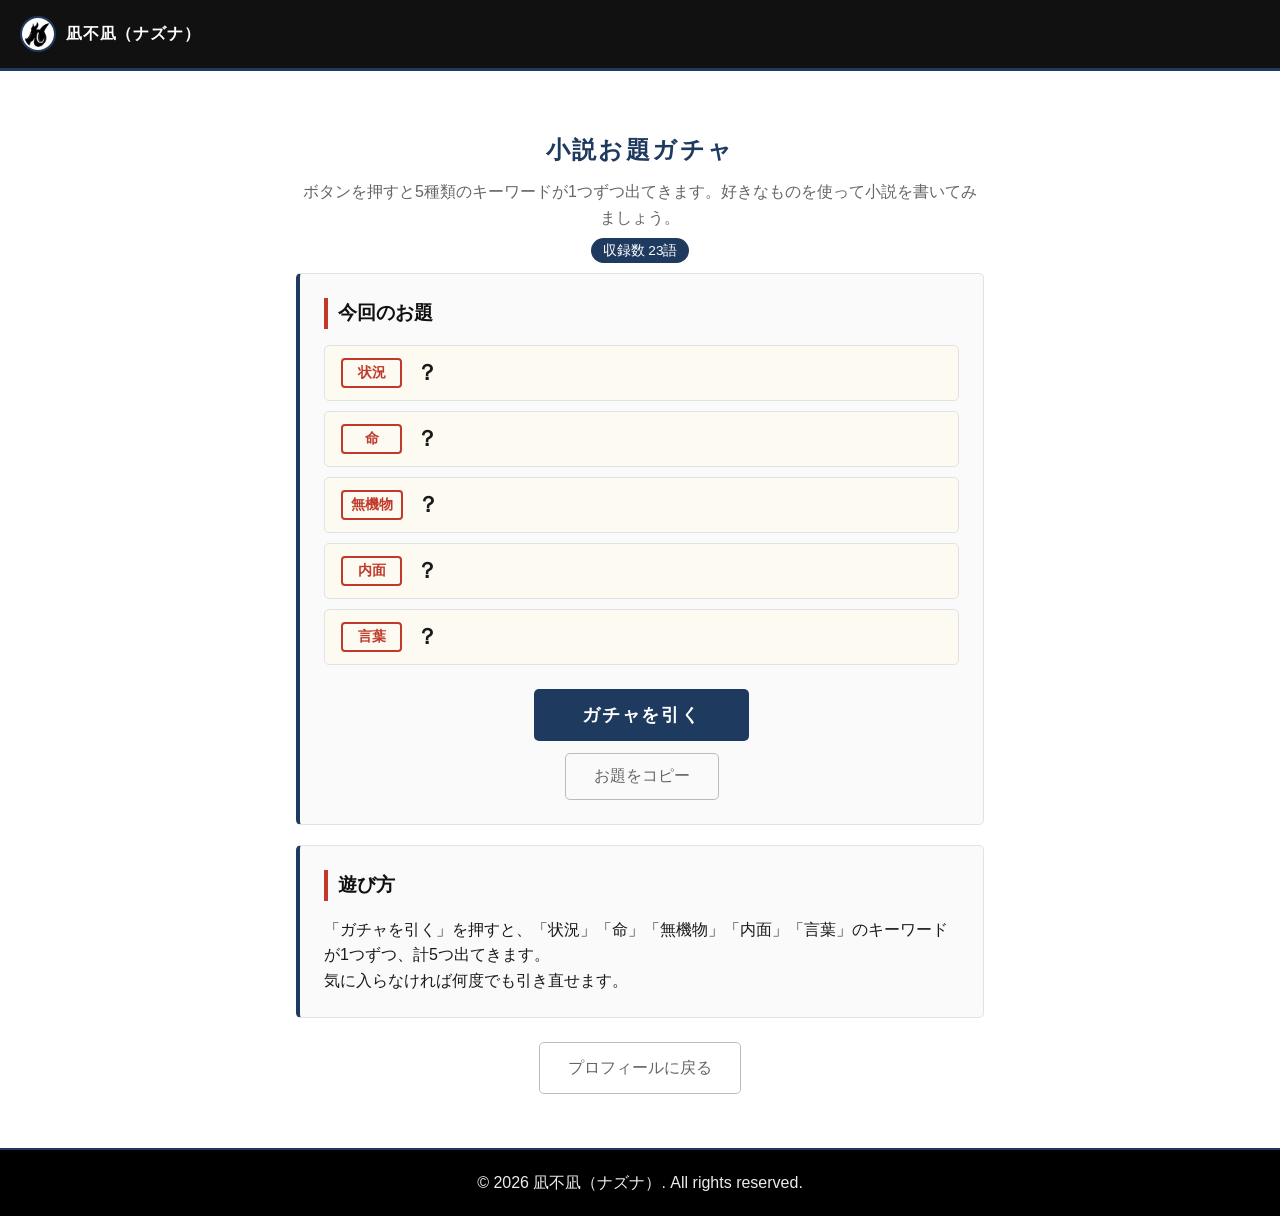
<file: ss-gacha/index.html>
<!DOCTYPE html>
<html lang="ja">
<head>
    <meta charset="UTF-8">
    <meta name="viewport" content="width=device-width, initial-scale=1.0">
    <title>小説お題ガチャ | 凪不凪</title>
    <link rel="stylesheet" href="../common/common.css?v=2">
    <link rel="stylesheet" href="ss-gacha.css?v=4">
</head>
<body>
    <header class="header">
        <a href="../index.html" class="home-link"><img src="../nazuna.webp" alt="">凪不凪（ナズナ）</a>
    </header>

    <main>
        <section class="hero">
            <h1 id="gacha-title"></h1>
            <p id="gacha-description"></p>
            <span class="badge" id="keyword-count"></span>
        </section>

        <!-- 引いたキーワード -->
        <section class="card">
            <h2>今回のお題</h2>
            <ol class="keywords" id="keywords" aria-live="polite"></ol>
            <div class="btn-area">
                <button type="button" class="btn btn-primary btn-draw" id="draw-btn">ガチャを引く</button>
            </div>
            <div class="btn-area share-area" id="share-area" hidden>
                <button type="button" class="btn btn-ghost" id="copy-btn">お題をコピー</button>
            </div>
        </section>

        <section class="card">
            <h2>遊び方</h2>
            <p>「ガチャを引く」を押すと、「状況」「命」「無機物」「内面」「言葉」のキーワードが1つずつ、計5つ出てきます。<br>気に入らなければ何度でも引き直せます。</p>
        </section>

        <div class="btn-area">
            <a href="../index.html" class="btn btn-ghost">プロフィールに戻る</a>
        </div>
    </main>

    <footer>
        <p>&copy; <span class="copyright-year">2026</span> 凪不凪（ナズナ）. All rights reserved.</p>
    </footer>

    <script src="../common/site.js?v=1"></script>
    <script src="data.js?v=3"></script>
    <script src="ss-gacha.js?v=3"></script>
</body>
</html>
</file>
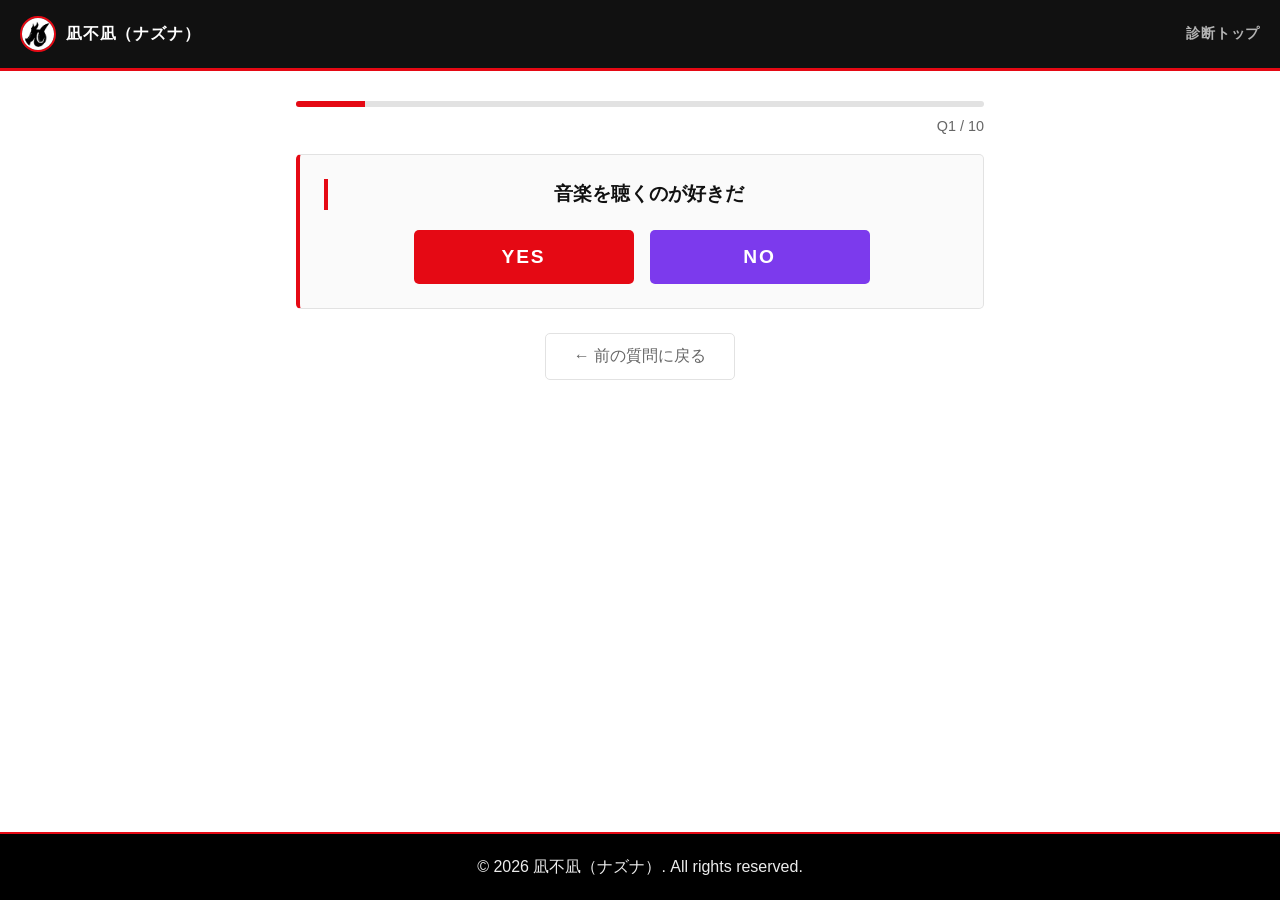
<file: shindan/quiz.html>
<!DOCTYPE html>
<html lang="ja">
<head>
    <meta charset="UTF-8">
    <meta name="viewport" content="width=device-width, initial-scale=1.0">
    <title>質問 | 推しCP診断</title>
    <link rel="stylesheet" href="../common/common.css?v=2">
    <link rel="stylesheet" href="shindan.css?v=4">
</head>
<body data-page="quiz">
    <header class="header">
        <a href="../index.html" class="home-link"><img src="../nazuna.webp" alt="">凪不凪（ナズナ）</a>
        <a href="index.html" class="sub-link">診断トップ</a>
    </header>

    <main>
        <div id="quiz-area">
            <div class="progress"><div class="progress-bar" id="progress-bar"></div></div>
            <p class="progress-text" id="progress-text"></p>
            <!-- 質問が切り替わったことを読み上げソフトに伝える（画面には表示しない） -->
            <p class="visually-hidden" id="question-live" aria-live="polite"></p>

            <section class="card question-card" id="question-card">
                <h2 class="question-text" id="question-text"></h2>
                <div class="yesno">
                    <button type="button" class="yesno-btn yes" id="yes-btn">YES</button>
                    <button type="button" class="yesno-btn no" id="no-btn">NO</button>
                </div>
            </section>

            <div class="btn-area">
                <button type="button" class="btn btn-ghost" id="back-btn" hidden>← 前の質問に戻る</button>
            </div>
        </div>

        <!-- 全問回答後の「解析中」演出 -->
        <section class="analyzing" id="analyzing" hidden>
            <div class="spinner"></div>
            <p id="analyzing-text" role="status"></p>
        </section>
    </main>

    <footer>
        <p>&copy; <span class="copyright-year">2026</span> 凪不凪（ナズナ）. All rights reserved.</p>
    </footer>

    <script src="../common/site.js?v=1"></script>
    <script src="data.js?v=2"></script>
    <script src="shindan.js?v=3"></script>
</body>
</html>
</file>
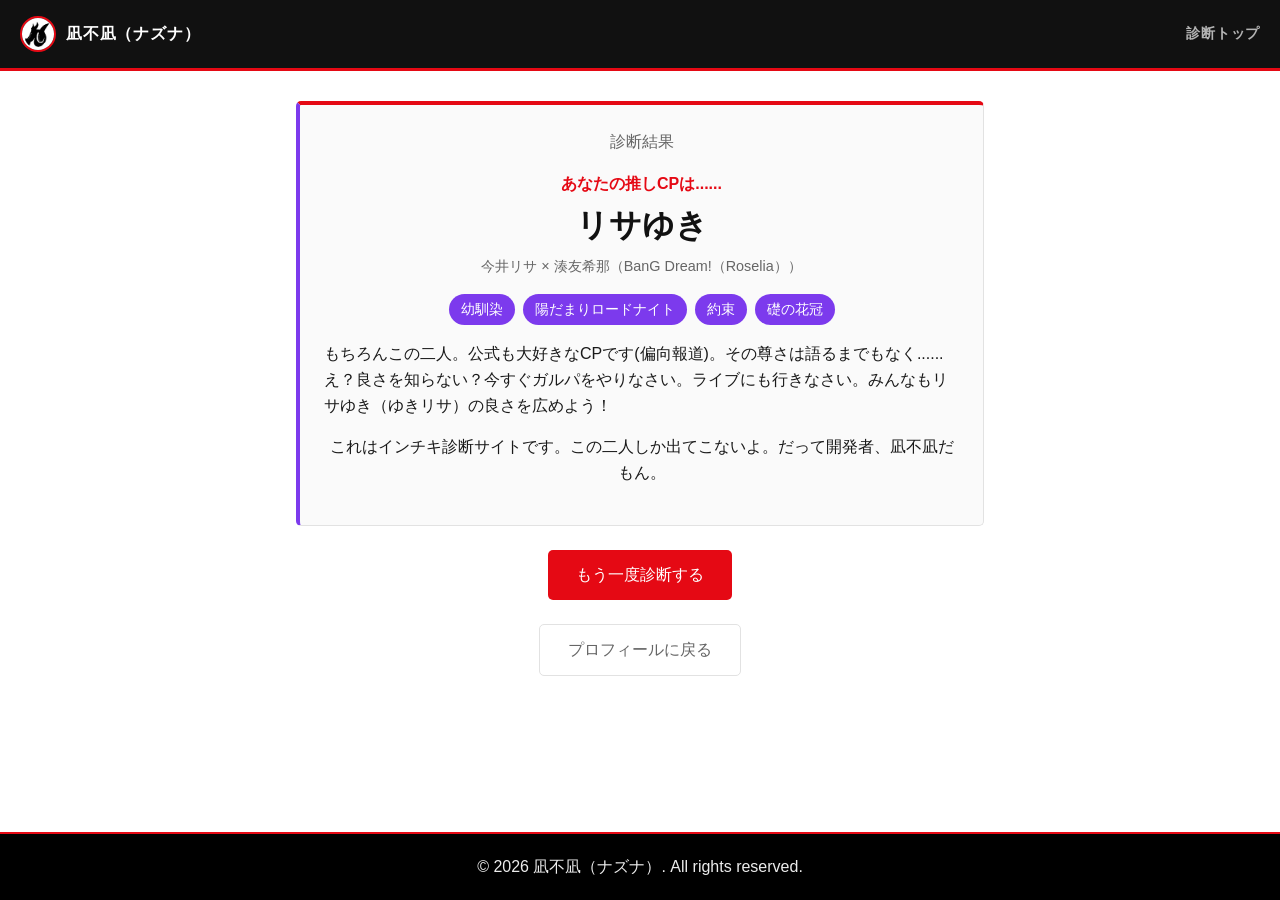
<file: shindan/result.html>
<!DOCTYPE html>
<html lang="ja">
<head>
    <meta charset="UTF-8">
    <meta name="viewport" content="width=device-width, initial-scale=1.0">
    <title>診断結果 | 推しCP診断</title>
    <link rel="stylesheet" href="../common/common.css?v=2">
    <link rel="stylesheet" href="shindan.css?v=4">
</head>
<body data-page="result">
    <header class="header">
        <a href="../index.html" class="home-link"><img src="../nazuna.webp" alt="">凪不凪（ナズナ）</a>
        <a href="index.html" class="sub-link">診断トップ</a>
    </header>

    <main>
        <section class="card result-card">
            <p class="result-label">診断結果</p>
            <p class="result-catch" id="result-catch"></p>
            <h1 class="result-name" id="result-name"></h1>
            <p class="result-work" id="result-members"></p>
            <ul class="result-traits" id="result-traits"></ul>
            <p class="result-description" id="result-description"></p>
            <p>これはインチキ診断サイトです。この二人しか出てこないよ。だって開発者、凪不凪だもん。</p>
        </section>

        <div class="btn-area">
            <a href="quiz.html" class="btn btn-primary">もう一度診断する</a>
        </div>
        <div class="btn-area">
            <a href="../index.html" class="btn btn-ghost">プロフィールに戻る</a>
        </div>
    </main>

    <footer>
        <p>&copy; <span class="copyright-year">2026</span> 凪不凪（ナズナ）. All rights reserved.</p>
    </footer>

    <script src="../common/site.js?v=1"></script>
    <script src="data.js?v=2"></script>
    <script src="shindan.js?v=3"></script>
</body>
</html>
</file>
<file: style.css>
/* style.css - トップページ（index.html）のスタイル
   色は :root の変数にまとめています。作品ページ（shindan など）も同じ配色です。 */

:root {
    --bg: #ffffff;
    --bg-card: #fafafa;
    --red: #e50914;
    --red-dark: #a8060f;
    --black: #111111;
    --violet: #7c3aed;
    --violet-dark: #5b21b6;
    --text: #1a1a1a;
    --text-muted: #666666;
    --text-sub: #555555;   /* 「誰やねん」の本文 */
    --border: #e2e2e2;
    --heading: #111111;     /* 見出しの文字（--black はヘッダーなどの黒い背景用） */
    --red-text: var(--red); /* 文字に使う赤（ダークモードでは明るくする） */
    --black-fill: #111111;  /* 黒で塗る部品（作品集ボタンのホバー。ダークモードでは灰色） */
    --focus-ring: var(--red); /* キーボード操作時のフォーカス枠 */
}

*, *::before, *::after { box-sizing: border-box; }

/* キーボード操作時のフォーカス表示（Tab キーで移動したときだけ枠が出る） */
:focus-visible {
    outline: 2px solid var(--focus-ring);
    outline-offset: 2px;
}

body {
    margin: 0;
    font-family: 'Segoe UI', 'Hiragino Kaku Gothic ProN', Arial, sans-serif;
    line-height: 1.6;
    background-color: var(--bg);
    color: var(--text);
}

/* ヘッダー */
.header {
    background: var(--black);
    color: #ffffff;
    padding: 40px 20px;
    text-align: center;
    border-bottom: 3px solid var(--red);
}
.header h1 {
    margin: 15px 0 5px;
    font-size: 3rem;
    letter-spacing: 0.05em;
    color: #ffffff;
}
.header p {
    margin: 0;
    font-size: 1.2rem;
    opacity: 0.9;
    color: #b3b3b3;
}

.profile-photo {
    width: 150px;
    height: 150px;
    border-radius: 50%;
    border: 3px solid var(--red);
    margin-bottom: 20px;
}

/* 本文の幅：最大幅を決めて左右に余白をとる（スマホでは余白を少し狭く） */
.container {
    max-width: 1040px;
    margin: 0 auto;
    padding: 0 20px;
}

/* カード（各SNS・作品集・誰やねん・好きなもの） */
.about, .sns, .interest-section {
    padding: 20px;
    border: 1px solid var(--border);
    margin: 20px 0;
    border-radius: 5px;
    background-color: var(--bg-card);
}

.about h2, .sns h2 {
    margin: 0 0 20px;
    color: var(--heading);
    border-left: 4px solid var(--red);
    padding-left: 10px;
}
.about h2 { font-size: 2rem; }

.about p {
    margin: 0;
    font-size: 1.1rem;
    color: var(--text-sub);
    line-height: 1.8;
}

/* 箇条書き：行頭の点がカードからはみ出さないように字下げする */
.about ul, .interest-section ul {
    margin: 0.5em 0 0;
    padding-left: 1.5em;
}
.about li, .interest-section li { color: var(--text); }

/* SNS欄 */
.sns-links {
    display: flex;
    justify-content: center;
    gap: 15px;
    flex-wrap: wrap;
}
.sns-links a {
    display: inline-block;
    padding: 10px 20px;
    background-color: var(--violet);
    color: #ffffff;
    text-decoration: none;
    border: 1px solid var(--violet);
    border-radius: 5px;
    transition: background-color 0.3s, color 0.3s;
}
.sns-links a:hover {
    background-color: var(--violet-dark);
    border-color: var(--violet-dark);
    color: #ffffff;
}

/* 作品集へのリンク */
.section-links {
    display: flex;
    justify-content: center;
    gap: 15px;
    flex-wrap: wrap;
    margin: 20px 0;
}
.section-link-btn {
    display: inline-block;
    padding: 12px 24px;
    background-color: var(--red);
    color: #ffffff;
    text-decoration: none;
    border-radius: 5px;
    transition: background-color 0.3s;
    font-weight: 500;
}
.section-link-btn:hover {
    background-color: var(--black-fill);
}

/* 好きなもの紹介 */
.section-title {
    margin: 30px 0 0;
    text-align: center;
    color: var(--red-text);
}
.interest-section {
    border-left: 4px solid var(--red);
}
.interest-section h3 {
    margin: 0 0 8px;
    color: var(--red-text);
}
.interest-section p {
    margin: 0;
    line-height: 1.6;
    color: var(--text-muted);
}

/* フッター */
.footer {
    margin-top: 40px;
    padding: 20px;
    text-align: center;
    background-color: #000;
    color: #ececec;
    border-top: 2px solid var(--red);
}
.footer p { margin: 0; }
.last-updated {
    font-size: 0.9em;
    color: #9a9a9a;
}

/* 「何が好きー？」ボタン（script.js が body の末尾に追加する）
   ブラウザ標準のボタンの見た目のまま、余白だけ 0 にしている（以前の一括リセットと同じ見た目） */
.like-btn {
    margin: 0;
    padding: 0;
    color-scheme: light; /* ダークモードでも見た目を変えない */
}

@media (max-width: 768px) {
    .header h1 {
        font-size: 2rem;
    }
}

@media (max-width: 600px) {
    .container { padding: 0 16px; }
}

/* 「動きを減らす」設定（OS のアクセシビリティ設定）の閲覧者には、アニメーションと切り替え効果を止める */
@media (prefers-reduced-motion: reduce) {
    *, *::before, *::after {
        animation-duration: 0.01ms !important;
        animation-iteration-count: 1 !important;
        transition-duration: 0.01ms !important;
        scroll-behavior: auto !important;
    }
}

/* ダークモード：OS の設定に従う（切り替えボタンはなし）。本文のコントラスト比は 4.5:1 以上 */
@media (prefers-color-scheme: dark) {
    :root {
        color-scheme: dark;
        --bg: #121212;
        --bg-card: #1c1c1e;
        --text: #e6e6e6;
        --text-muted: #a8a8ad;
        --text-sub: #c2c2c2;
        --border: #3a3a3f;
        --heading: #f5f5f5;
        --red-text: #ff6b72;
        --black-fill: #737373; /* カードに対して 3:1 以上、白い文字が 4.5:1 以上 */
    }
}
</file>
<file: common/common.css>
/* common.css - 作品ページ共通のスタイル
   対象：shindan・angya・musicsort・live-data・ss-gacha（gallery は別デザインなので使いません）

   各ページの HTML では、このファイルを先に、ページ別の CSS を後に読み込みます。

   このファイルの :root で決めている基本の色（ダークモードでは下の @media で切り替え）
     --bg / --bg-card     ページの背景 / カードの背景
     --text / --text-muted / --heading   本文 / 補足の文字 / 見出しなど濃い文字
     --border             カードなどの枠線
     --surface / --surface-hover   カードの中の入力欄・ボタン・リストの下地 / カーソルを乗せたとき
     --black              ヘッダーなどの黒い帯の背景（ダークモードでも黒のまま）
     --black-fill         黒で塗る部品（バッジ・カーソルを乗せたボタン・選択中の印など）。
                          ライトでは --black と同じ黒、ダークモードでは背景に溶けないよう灰色にする
   ページごとの差し色は、ページ別 CSS の :root で次の変数を決めます。
     --accent             ヘッダーの下線・カードの左線・フッターの上線・アイコンの枠
     --accent-heading     カード見出し（h2）の左線
     --header-hover       ヘッダーのリンクにカーソルを乗せたときの文字色
     --hero-color         ページタイトル（h1）の文字色
     --hero-spacing       ページタイトルの字間
     --badge-bg           タイトル下のバッジ（収録数など）の背景
     --btn-primary        メインボタンの色
     --btn-primary-hover  メインボタンにカーソルを乗せたときの色
     --ghost-border       枠線だけのボタン（「プロフィールに戻る」など）の線の色
     --ghost-hover        枠線だけのボタンにカーソルを乗せたときの文字・線の色
     --focus-ring         キーボード操作時のフォーカス枠の色（白地と黒いヘッダーの両方で見える色にする）
   ダークモード（OS の設定が暗い色のとき）は、下の @media (prefers-color-scheme: dark) で色を切り替えます。
   文字に使う差し色は、ページ別 CSS の同じ @media の中で明るい色に切り替えます。
   ページ固有の部品（診断の質問カード、曲目リストなど）はページ別 CSS に書きます。 */

:root {
    --bg: #ffffff;
    --bg-card: #fafafa;
    --black: #111111;
    --text: #1a1a1a;
    --text-muted: #666666;
    --border: #e2e2e2;
    --heading: #111111;       /* 見出しなど濃い文字（--black はヘッダーなどの黒い背景用） */
    --surface: #ffffff;       /* カードの中の入力欄・ボタン・リストの下地 */
    --surface-hover: #f0f0f0; /* その下地にカーソルを乗せたとき */
    --black-fill: #111111;    /* 黒で塗る部品（バッジ・ボタンのホバーなど。ダークモードでは灰色） */
}

* { box-sizing: border-box; }

/* キーボード操作時のフォーカス表示（Tab キーで移動したときだけ枠が出る） */
:focus-visible {
    outline: 2px solid var(--focus-ring);
    outline-offset: 2px;
}

body {
    font-family: 'Segoe UI', 'Hiragino Kaku Gothic ProN', Arial, sans-serif;
    margin: 0;
    padding: 0;
    background-color: var(--bg);
    color: var(--text);
    line-height: 1.6;
    min-height: 100vh;
    display: flex;
    flex-direction: column;
}

/* ヘッダー */
.header {
    background: var(--black);
    padding: 16px 20px;
    border-bottom: 3px solid var(--accent);
    display: flex;
    align-items: center;
    justify-content: space-between;
    gap: 12px;
}
.header a {
    color: #ffffff;
    text-decoration: none;
    font-weight: bold;
    letter-spacing: 0.05em;
}
.header a:hover { color: var(--header-hover); }
.header .home-link {
    display: flex;
    align-items: center;
    gap: 10px;
}
.header .home-link img {
    width: 36px;
    height: 36px;
    border-radius: 50%;
    border: 2px solid var(--accent);
}

/* 画面には表示せず、読み上げソフトにだけ伝える文字 */
.visually-hidden {
    position: absolute;
    width: 1px;
    height: 1px;
    margin: -1px;
    padding: 0;
    overflow: hidden;
    clip: rect(0 0 0 0);
    white-space: nowrap;
    border: 0;
}

main {
    flex: 1;
    width: 100%;
    max-width: 720px;
    margin: 0 auto;
    padding: 30px 16px;
}

/* カード */
.card {
    padding: 24px;
    border: 1px solid var(--border);
    border-left: 4px solid var(--accent);
    border-radius: 5px;
    background-color: var(--bg-card);
    margin-bottom: 20px;
}
.card h2 {
    margin-top: 0;
    color: var(--heading);
    border-left: 4px solid var(--accent-heading);
    padding-left: 10px;
    font-size: 1.2rem;
}

/* ページタイトル */
.hero {
    text-align: center;
    padding: 30px 0 10px;
}
.hero h1 {
    color: var(--hero-color);
    margin: 0 0 10px;
    letter-spacing: var(--hero-spacing);
}
.hero p { color: var(--text-muted); margin: 0 0 6px; }
.hero .badge {
    display: inline-block;
    padding: 2px 12px;
    background: var(--badge-bg);
    color: #ffffff;
    border-radius: 999px;
    font-size: 0.85em;
}

/* ボタン */
.btn-area {
    display: flex;
    justify-content: center;
    gap: 15px;
    flex-wrap: wrap;
    margin: 24px 0;
}
.btn {
    display: inline-block;
    padding: 12px 28px;
    border: none;
    border-radius: 5px;
    font-size: 1rem;
    font-weight: 500;
    text-decoration: none;
    cursor: pointer;
    transition: background-color 0.3s;
    font-family: inherit;
}
.btn:disabled { opacity: 0.6; cursor: default; }
.btn-primary { background-color: var(--btn-primary); color: #ffffff; }
.btn-primary:hover:not(:disabled) { background-color: var(--btn-primary-hover); }
.btn-ghost {
    background: transparent;
    color: var(--text-muted);
    border: 1px solid var(--ghost-border);
}
.btn-ghost:hover:not(:disabled) { color: var(--ghost-hover); border-color: var(--ghost-hover); }

/* フッター */
footer {
    text-align: center;
    padding: 20px;
    background-color: #000;
    color: #ececec;
    border-top: 2px solid var(--accent);
}
footer p { margin: 0; }

/* 「動きを減らす」設定（OS のアクセシビリティ設定）の閲覧者には、アニメーションと切り替え効果を止める */
@media (prefers-reduced-motion: reduce) {
    *, *::before, *::after {
        animation-duration: 0.01ms !important;
        animation-iteration-count: 1 !important;
        transition-duration: 0.01ms !important;
        scroll-behavior: auto !important;
    }
}

/* ダークモード：OS の設定に従う（切り替えボタンはなし）。本文のコントラスト比は 4.5:1 以上 */
@media (prefers-color-scheme: dark) {
    :root {
        color-scheme: dark; /* 入力欄・スクロールバーなどブラウザ標準の部品も暗い色にする */
        --bg: #121212;
        --bg-card: #1c1c1e;
        --text: #e6e6e6;
        --text-muted: #a8a8ad;
        --border: #3a3a3f;
        --heading: #f5f5f5;
        --surface: #26262a;
        --surface-hover: #2f2f34;
        /* 背景（#121212・#1c1c1e・#26262a）に対して 3:1 以上、白い文字が 4.5:1 以上になる灰色 */
        --black-fill: #737373;
    }
}
</file>
<file: angya/angya.css>
/* angya.css - 全国行脚ページのスタイル
   共通部分（ヘッダー・カード・ボタン・フッターなど）は ../common/common.css にあり、
   ここには差し色と行脚ページだけの部品を書いています（shindan と同じ配色）。 */

:root {
    --red: #e50914;
    --red-dark: #a8060f;
    --violet: #7c3aed;
    --violet-dark: #5b21b6;
    --red-text: var(--red);       /* 文字に使う赤・紫（ダークモードでは明るくする） */
    --violet-text: var(--violet);

    /* 共通部分の差し色（common.css の説明を参照） */
    --accent: var(--red);
    --accent-heading: var(--red);
    --header-hover: var(--red);
    --hero-color: var(--red-text);
    --hero-spacing: 0.2em;
    --badge-bg: var(--black-fill);
    --btn-primary: var(--red);
    --btn-primary-hover: var(--black-fill);
    --ghost-border: var(--border);
    --ghost-hover: var(--heading);
    --focus-ring: var(--red);
}

/* 観光地カード */
.spot-card {
    text-align: center;
    border-top: 4px solid var(--red);
    border-left-color: var(--violet);
    min-height: 220px;
    display: flex;
    flex-direction: column;
    justify-content: center;
}
.placeholder {
    color: var(--text-muted);
    margin: 0;
}
.rolling {
    font-size: 1.4rem;
    font-weight: bold;
    color: var(--text-muted);
    margin: 0;
}
.spot-meta {
    color: var(--text-muted);
    font-size: 0.9em;
    margin: 0 0 8px;
}
.spot-region {
    display: inline-block;
    padding: 1px 10px;
    margin-right: 6px;
    background: var(--black-fill);
    color: #ffffff;
    border-radius: 999px;
    font-size: 0.85em;
}
.card h2.spot-name {
    font-size: 2rem;
    margin: 4px 0 12px;
    padding: 0;
    border: none;
    color: var(--heading);
}
.spot-tags {
    list-style: none;
    padding: 0;
    margin: 0 0 16px;
    display: flex;
    justify-content: center;
    flex-wrap: wrap;
    gap: 8px;
}
.spot-tags li {
    padding: 4px 12px;
    background: var(--violet);
    color: #ffffff;
    border-radius: 999px;
    font-size: 0.9em;
}
.spot-description {
    text-align: left;
    margin: 0;
}

/* SS（短編小説） */
.spot-ss-box {
    margin-top: 20px;
    padding: 16px 20px;
    background: var(--surface);
    border: 1px solid var(--border);
    border-left: 4px solid var(--violet);
    border-radius: 5px;
    text-align: left;
}
.spot-ss-label {
    margin: 0 0 8px;
    color: var(--violet-text);
    font-weight: bold;
    font-size: 0.9em;
    letter-spacing: 0.1em;
}
.spot-ss {
    margin: 0;
    white-space: pre-line; /* data.js で書いた改行をそのまま反映 */
    line-height: 1.9;
}

#result.pop { animation: pop 0.4s ease-out; }
@keyframes pop {
    from { opacity: 0; transform: translateY(8px); }
    to { opacity: 1; transform: translateY(0); }
}

#draw-btn {
    padding: 16px 48px;
    font-size: 1.2rem;
    letter-spacing: 0.1em;
}

.btn-small { padding: 6px 16px; font-size: 0.9rem; }

/* 行脚の記録 */
.history-summary {
    color: var(--text-muted);
    font-size: 0.9em;
    margin: 0 0 12px;
}
.history-list {
    list-style: none;
    padding: 0;
    margin: 0;
    max-height: 320px;
    overflow-y: auto;
}
.history-list li + li { border-top: 1px solid var(--border); }
.history-item {
    width: 100%;
    display: flex;
    align-items: baseline;
    gap: 10px;
    padding: 10px 4px;
    background: none;
    border: none;
    font-family: inherit;
    font-size: 1rem;
    color: var(--text);
    text-align: left;
    cursor: pointer;
}
.history-item:hover { background: var(--surface-hover); }
.history-item:focus-visible { outline-offset: -2px; } /* スクロール枠で枠線が切れないよう内側に描く */
.history-no { color: var(--text-muted); font-size: 0.85em; min-width: 2.5em; }
.history-name { font-weight: bold; }
.history-place { color: var(--text-muted); font-size: 0.85em; margin-left: auto; }
.history-actions { text-align: right; margin-top: 12px; }

@media (max-width: 600px) {
    .card h2.spot-name { font-size: 1.6rem; }
    .rolling { font-size: 1.15rem; }
}

/* ダークモード：文字に使う差し色を明るくする（背景・線の差し色はそのまま） */
@media (prefers-color-scheme: dark) {
    :root {
        --red-text: #ff6b72;
        --violet-text: #b99aff;
    }
}
</file>
<file: gallery/vendor/photoswipe-5.4.4/photoswipe.css>
/*! PhotoSwipe main CSS by Dmytro Semenov | photoswipe.com */

.pswp {
  --pswp-bg: #000;
  --pswp-placeholder-bg: #222;
  

  --pswp-root-z-index: 100000;
  
  --pswp-preloader-color: rgba(79, 79, 79, 0.4);
  --pswp-preloader-color-secondary: rgba(255, 255, 255, 0.9);
  
  /* defined via js:
  --pswp-transition-duration: 333ms; */
  
  --pswp-icon-color: #fff;
  --pswp-icon-color-secondary: #4f4f4f;
  --pswp-icon-stroke-color: #4f4f4f;
  --pswp-icon-stroke-width: 2px;

  --pswp-error-text-color: var(--pswp-icon-color);
}


/*
	Styles for basic PhotoSwipe (pswp) functionality (sliding area, open/close transitions)
*/

.pswp {
	position: fixed;
	top: 0;
	left: 0;
	width: 100%;
	height: 100%;
	z-index: var(--pswp-root-z-index);
	display: none;
	touch-action: none;
	outline: 0;
	opacity: 0.003;
	contain: layout style size;
	-webkit-tap-highlight-color: rgba(0, 0, 0, 0);
}

/* Prevents focus outline on the root element,
  (it may be focused initially) */
.pswp:focus {
  outline: 0;
}

.pswp * {
  box-sizing: border-box;
}

.pswp img {
  max-width: none;
}

.pswp--open {
	display: block;
}

.pswp,
.pswp__bg {
	transform: translateZ(0);
	will-change: opacity;
}

.pswp__bg {
  opacity: 0.005;
	background: var(--pswp-bg);
}

.pswp,
.pswp__scroll-wrap {
	overflow: hidden;
}

.pswp__scroll-wrap,
.pswp__bg,
.pswp__container,
.pswp__item,
.pswp__content,
.pswp__img,
.pswp__zoom-wrap {
	position: absolute;
	top: 0;
	left: 0;
	width: 100%;
	height: 100%;
}

.pswp__img,
.pswp__zoom-wrap {
	width: auto;
	height: auto;
}

.pswp--click-to-zoom.pswp--zoom-allowed .pswp__img {
	cursor: -webkit-zoom-in;
	cursor: -moz-zoom-in;
	cursor: zoom-in;
}

.pswp--click-to-zoom.pswp--zoomed-in .pswp__img {
	cursor: move;
	cursor: -webkit-grab;
	cursor: -moz-grab;
	cursor: grab;
}

.pswp--click-to-zoom.pswp--zoomed-in .pswp__img:active {
  cursor: -webkit-grabbing;
  cursor: -moz-grabbing;
  cursor: grabbing;
}

/* :active to override grabbing cursor */
.pswp--no-mouse-drag.pswp--zoomed-in .pswp__img,
.pswp--no-mouse-drag.pswp--zoomed-in .pswp__img:active,
.pswp__img {
	cursor: -webkit-zoom-out;
	cursor: -moz-zoom-out;
	cursor: zoom-out;
}


/* Prevent selection and tap highlights */
.pswp__container,
.pswp__img,
.pswp__button,
.pswp__counter {
	-webkit-user-select: none;
	-moz-user-select: none;
	-ms-user-select: none;
	user-select: none;
}

.pswp__item {
	/* z-index for fade transition */
	z-index: 1;
	overflow: hidden;
}

.pswp__hidden {
	display: none !important;
}

/* Allow to click through pswp__content element, but not its children */
.pswp__content {
  pointer-events: none;
}
.pswp__content > * {
  pointer-events: auto;
}


/*

  PhotoSwipe UI

*/

/*
	Error message appears when image is not loaded
	(JS option errorMsg controls markup)
*/
.pswp__error-msg-container {
  display: grid;
}
.pswp__error-msg {
	margin: auto;
	font-size: 1em;
	line-height: 1;
	color: var(--pswp-error-text-color);
}

/*
class pswp__hide-on-close is applied to elements that
should hide (for example fade out) when PhotoSwipe is closed
and show (for example fade in) when PhotoSwipe is opened
 */
.pswp .pswp__hide-on-close {
	opacity: 0.005;
	will-change: opacity;
	transition: opacity var(--pswp-transition-duration) cubic-bezier(0.4, 0, 0.22, 1);
	z-index: 10; /* always overlap slide content */
	pointer-events: none; /* hidden elements should not be clickable */
}

/* class pswp--ui-visible is added when opening or closing transition starts */
.pswp--ui-visible .pswp__hide-on-close {
	opacity: 1;
	pointer-events: auto;
}

/* <button> styles, including css reset */
.pswp__button {
	position: relative;
	display: block;
	width: 50px;
	height: 60px;
	padding: 0;
	margin: 0;
	overflow: hidden;
	cursor: pointer;
	background: none;
	border: 0;
	box-shadow: none;
	opacity: 0.85;
	-webkit-appearance: none;
	-webkit-touch-callout: none;
}

.pswp__button:hover,
.pswp__button:active,
.pswp__button:focus {
  transition: none;
  padding: 0;
  background: none;
  border: 0;
  box-shadow: none;
  opacity: 1;
}

.pswp__button:disabled {
  opacity: 0.3;
  cursor: auto;
}

.pswp__icn {
  fill: var(--pswp-icon-color);
  color: var(--pswp-icon-color-secondary);
}

.pswp__icn {
  position: absolute;
  top: 14px;
  left: 9px;
  width: 32px;
  height: 32px;
  overflow: hidden;
  pointer-events: none;
}

.pswp__icn-shadow {
  stroke: var(--pswp-icon-stroke-color);
  stroke-width: var(--pswp-icon-stroke-width);
  fill: none;
}

.pswp__icn:focus {
	outline: 0;
}

/*
	div element that matches size of large image,
	large image loads on top of it,
	used when msrc is not provided
*/
div.pswp__img--placeholder,
.pswp__img--with-bg {
	background: var(--pswp-placeholder-bg);
}

.pswp__top-bar {
	position: absolute;
	left: 0;
	top: 0;
	width: 100%;
	height: 60px;
	display: flex;
  flex-direction: row;
  justify-content: flex-end;
	z-index: 10;

	/* allow events to pass through top bar itself */
	pointer-events: none !important;
}
.pswp__top-bar > * {
  pointer-events: auto;
  /* this makes transition significantly more smooth,
     even though inner elements are not animated */
  will-change: opacity;
}


/*

  Close button

*/
.pswp__button--close {
  margin-right: 6px;
}


/*

  Arrow buttons

*/
.pswp__button--arrow {
  position: absolute;
  top: 0;
  width: 75px;
  height: 100px;
  top: 50%;
  margin-top: -50px;
}

.pswp__button--arrow:disabled {
  display: none;
  cursor: default;
}

.pswp__button--arrow .pswp__icn {
  top: 50%;
  margin-top: -30px;
  width: 60px;
  height: 60px;
  background: none;
  border-radius: 0;
}

.pswp--one-slide .pswp__button--arrow {
  display: none;
}

/* hide arrows on touch screens */
.pswp--touch .pswp__button--arrow {
  visibility: hidden;
}

/* show arrows only after mouse was used */
.pswp--has_mouse .pswp__button--arrow {
  visibility: visible;
}

.pswp__button--arrow--prev {
  right: auto;
  left: 0px;
}

.pswp__button--arrow--next {
  right: 0px;
}
.pswp__button--arrow--next .pswp__icn {
  left: auto;
  right: 14px;
  /* flip horizontally */
  transform: scale(-1, 1);
}

/*

  Zoom button

*/
.pswp__button--zoom {
  display: none;
}

.pswp--zoom-allowed .pswp__button--zoom {
  display: block;
}

/* "+" => "-" */
.pswp--zoomed-in .pswp__zoom-icn-bar-v {
  display: none;
}


/*

  Loading indicator

*/
.pswp__preloader {
  position: relative;
  overflow: hidden;
  width: 50px;
  height: 60px;
  margin-right: auto;
}

.pswp__preloader .pswp__icn {
  opacity: 0;
  transition: opacity 0.2s linear;
  animation: pswp-clockwise 600ms linear infinite;
}

.pswp__preloader--active .pswp__icn {
  opacity: 0.85;
}

@keyframes pswp-clockwise {
  0% { transform: rotate(0deg); }
  100% { transform: rotate(360deg); }
}


/*

  "1 of 10" counter

*/
.pswp__counter {
  height: 30px;
  margin-top: 15px;
  margin-inline-start: 20px;
  font-size: 14px;
  line-height: 30px;
  color: var(--pswp-icon-color);
  text-shadow: 1px 1px 3px var(--pswp-icon-color-secondary);
  opacity: 0.85;
}

.pswp--one-slide .pswp__counter {
  display: none;
}
</file>
<file: gallery/gallery.css>
/* gallery.css - 写真ギャラリーのスタイル
   他ページと違い、照明を落とした美術館の展示室をイメージした暗い配色にしています。
   差し色は真鍮（キャプション札の金具）の色です。 */

:root {
    --wall: #0b0b0c;          /* 展示室の壁 */
    --wall-light: #1a1917;    /* スポットライトが当たった壁 */
    --text: #e9e5dc;          /* 生成りの白 */
    --text-muted: #8d887e;
    --brass: #b59a68;         /* 真鍮 */
    --line: rgba(233, 229, 220, 0.12);

    /* Web フォントは読み込まず（外部通信をしないため）、閲覧環境にある明朝体で表示します。
       Shippori Mincho / Cormorant Garamond は、閲覧者の PC に入っていれば使われます。 */
    --serif: 'Shippori Mincho', 'Yu Mincho', 'YuMincho', 'Hiragino Mincho ProN', serif;
    --latin: 'Cormorant Garamond', 'Times New Roman', serif;

    --pswp-bg: #050505;
}

* { box-sizing: border-box; }

body {
    margin: 0;
    min-height: 100vh;
    display: flex;
    flex-direction: column;
    background-color: var(--wall);
    background-image: radial-gradient(ellipse 90% 520px at 50% 0, #1d1b18 0%, rgba(11, 11, 12, 0) 100%);
    background-repeat: no-repeat;
    color: var(--text);
    font-family: var(--serif);
    line-height: 1.8;
    -webkit-font-smoothing: antialiased;
}

a { color: inherit; }

/* キーボード操作時のフォーカス表示（Tab キーで移動したときだけ枠が出る） */
:focus-visible {
    outline: 2px solid var(--brass);
    outline-offset: 3px;
}

/* ヘッダー（他ページと同じ構成で、色だけ展示室に合わせる） */
.header {
    padding: 16px 20px;
    border-bottom: 1px solid var(--line);
}
.header .home-link {
    display: inline-flex;
    align-items: center;
    gap: 10px;
    color: var(--text);
    text-decoration: none;
    letter-spacing: 0.08em;
    font-family: 'Segoe UI', 'Hiragino Kaku Gothic ProN', Arial, sans-serif;
    font-weight: bold;
}
.header .home-link:hover { color: var(--brass); }
.header .home-link img {
    width: 36px;
    height: 36px;
    border-radius: 50%;
    border: 1px solid var(--brass);
}

main {
    flex: 1;
    width: 100%;
    max-width: 1280px;
    margin: 0 auto;
    padding: 0 clamp(16px, 4vw, 48px);
}

/* 入口の掲示 */
.hero {
    text-align: center;
    padding: clamp(56px, 10vw, 112px) 0 clamp(40px, 7vw, 80px);
}
.hero-kicker {
    margin: 0 0 12px;
    font-family: var(--latin);
    font-size: 0.95rem;
    letter-spacing: 0.4em;
    text-transform: uppercase;
    color: var(--brass);
}
.hero h1 {
    margin: 0;
    font-size: clamp(1.9rem, 5vw, 2.8rem);
    font-weight: 400;
    letter-spacing: 0.24em;
}
.hero h1::after {
    content: "";
    display: block;
    width: 40px;
    height: 1px;
    margin: 28px auto 0;
    background: var(--brass);
}
.hero-lead {
    margin: 28px 0 0;
    color: var(--text-muted);
    font-size: 0.95rem;
    letter-spacing: 0.08em;
}
.hero-count {
    margin: 12px 0 0;
    font-size: 0.85rem;
    letter-spacing: 0.2em;
    color: var(--text-muted);
}

/* 展示壁：作品を同じ大きさの区画に掛ける */
.gallery {
    display: grid;
    grid-template-columns: repeat(auto-fill, minmax(min(100%, 280px), 1fr));
    gap: clamp(16px, 4vw, 56px);
}

.work {
    margin: 0;
    min-width: 0;
    opacity: 0;
    transform: translateY(16px);
    transition: opacity 0.9s ease, transform 0.9s ease;
}
.work.is-visible {
    opacity: 1;
    transform: none;
}

.work-link {
    position: relative;
    display: grid;
    place-items: center;
    aspect-ratio: 1 / 1;
    container-type: inline-size; /* 写真の大きさを区画の幅（cqw）から決める */
    padding: 9%;
    border-radius: 2px;
    outline-offset: 6px;
}
/* 天井から当たるスポットライト */
.work-link::before {
    content: "";
    position: absolute;
    inset: -6% 0 0; /* 左右に広げるとスマホ幅で横スクロールが出る */
    background: radial-gradient(ellipse 60% 55% at 50% 30%, rgba(255, 238, 206, 0.075), rgba(255, 238, 206, 0) 70%);
    opacity: 0.7;
    transition: opacity 0.6s ease;
    pointer-events: none;
}
.work-link:hover::before,
.work-link:focus-visible::before { opacity: 1; }
.work-link:focus-visible { outline: 2px solid var(--brass); }

.work-link picture { display: contents; }
.work-link img {
    position: relative;
    display: block;
    max-width: 100%;
    box-shadow: 0 22px 40px -12px rgba(0, 0, 0, 0.85), 0 0 0 1px rgba(255, 255, 255, 0.05);
    background: var(--wall-light);
    transition: transform 0.6s ease, filter 0.6s ease;
    filter: brightness(0.92);
}
/* 横長なら幅を、縦長なら高さを区画の内側（幅の 82% = 100% − 余白 9% × 2）に合わせる */
.work-link.is-wide img { width: 100%; height: auto; }
.work-link.is-tall img { height: 82cqw; width: auto; }
.work-link:hover img,
.work-link:focus-visible img {
    transform: translateY(-4px);
    filter: brightness(1);
}

.gallery-message {
    text-align: center;
    color: var(--text-muted);
    letter-spacing: 0.1em;
}

.back {
    text-align: center;
    margin: clamp(72px, 10vw, 120px) 0 56px;
}
.back-link {
    display: inline-block;
    padding: 10px 28px;
    border: 1px solid var(--line);
    color: var(--text-muted);
    text-decoration: none;
    letter-spacing: 0.15em;
    font-size: 0.9rem;
    transition: color 0.3s, border-color 0.3s;
}
.back-link:hover {
    color: var(--brass);
    border-color: var(--brass);
}

.footer {
    padding: 28px 20px 36px;
    border-top: 1px solid var(--line);
    text-align: center;
    font-size: 0.8rem;
    letter-spacing: 0.05em;
    color: var(--text-muted);
}
.footer p { margin: 6px 0; }
.footer a { color: var(--brass); }

/* 拡大表示（PhotoSwipe）のキャプション札：題名と撮影状況は、ここでだけ見せる */
.pswp__custom-caption {
    position: absolute;
    left: 50%;
    bottom: 16px;
    transform: translateX(-50%);
    width: min(calc(100% - 32px), 640px);
    padding: 10px 16px;
    text-align: center;
    font-family: var(--serif);
    color: var(--text);
    background: rgba(5, 5, 5, 0.6);
    pointer-events: none;
}
.pswp__custom-caption:empty { display: none; }
.caption-title {
    margin: 0;
    font-size: 1rem;
    font-weight: 500;
    letter-spacing: 0.08em;
    overflow-wrap: anywhere;
}
.caption-title::after {
    content: "";
    display: block;
    width: 24px;
    height: 1px;
    margin: 8px auto 6px;
    background: var(--brass);
}
.caption-title:last-child::after { display: none; }
.caption-meta {
    margin: 0;
    font-size: 0.8rem;
    letter-spacing: 0.1em;
    color: var(--text-muted);
    overflow-wrap: anywhere;
}

@media (prefers-reduced-motion: reduce) {
    .work, .work-link img, .work-link::before { transition: none; }
    .work { opacity: 1; transform: none; }
    .work-link:hover img, .work-link:focus-visible img { transform: none; }
}
</file>
<file: live-data/live-data.css>
/* live-data.css - Roseliaライブデータベースのスタイル
   ベースと Roselia カラーは musicsort.css と同じです。
   区分の色：単独＝roselia / 自社内＝yukina / 外部＝lisa（どれも白文字が読める色）。
   共通部分（ヘッダー・カード・ボタン・フッターなど）は ../common/common.css にあります。 */

:root {
    --roselia: #3344AA;
    --yukina: #871088;
    --sayo: #00AABB;
    --lisa: #DD2200;
    --ako: #DC0087;
    --rinko: #BBBBBB;
    /* 文字に使うメンバーカラー（ダークモードでは明るくする） */
    --roselia-text: var(--roselia);
    --yukina-text: var(--yukina);
    --lisa-text: var(--lisa);
    --ako-text: var(--ako);
    --hit-bg: #fff6c2; /* 検索に当たった行の背景 */

    /* メンバーカラーの帯（ヘッダー下） */
    --stripe: linear-gradient(to right,
        var(--yukina) 0 20%, var(--sayo) 20% 40%, var(--lisa) 40% 60%,
        var(--ako) 60% 80%, var(--rinko) 80% 100%);

    /* 共通部分の差し色（common.css の説明を参照） */
    --accent: var(--roselia);
    --accent-heading: var(--roselia);
    --header-hover: var(--sayo);
    --hero-color: var(--roselia-text);
    --hero-spacing: 0.1em;
    --badge-bg: var(--roselia);
    --btn-primary: var(--roselia);
    --btn-primary-hover: var(--yukina);
    --ghost-border: var(--rinko);
    --ghost-hover: var(--roselia-text);
    --focus-ring: #008c99; /* sayo を少し濃くした色（白地でも見えるように） */
}

/* ヘッダー：下線の代わりにメンバーカラーの帯 */
.header {
    background: var(--stripe) bottom / 100% 4px no-repeat, var(--black);
    padding: 16px 20px 20px;
    border-bottom: none;
}

.muted { color: var(--text-muted); margin: 0; }

/* タブ */
.tabs {
    display: grid;
    grid-template-columns: repeat(4, 1fr);
    gap: 6px;
    margin: 24px 0 16px;
}
.tab {
    --tab-color: var(--roselia);
    display: flex;
    flex-direction: column;
    align-items: center;
    gap: 2px;
    padding: 10px 4px;
    border: 1px solid var(--border);
    border-bottom: 3px solid var(--tab-color);
    border-radius: 5px 5px 0 0;
    background: var(--surface);
    color: var(--text);
    font-family: inherit;
    font-size: 0.95rem;
    font-weight: bold;
    cursor: pointer;
    transition: background-color 0.2s, color 0.2s;
}
.tab small {
    font-size: 0.75rem;
    font-weight: normal;
    color: var(--text-muted);
}
.tab-inhouse { --tab-color: var(--yukina); }
.tab-fes { --tab-color: var(--lisa); }
.tab-songs { --tab-color: var(--black-fill); }
.tab:hover { border-color: var(--tab-color); }
.tab[aria-selected="true"] {
    background: var(--tab-color);
    border-color: var(--tab-color);
    color: #ffffff;
}
.tab[aria-selected="true"] small { color: var(--tab-small, rgba(255, 255, 255, 0.8)); } /* --tab-small はダークモード用 */

/* 検索・並び替え */
.toolbar { padding: 16px; }
.search {
    width: 100%;
    padding: 10px 12px;
    border: 1px solid var(--border);
    border-radius: 5px;
    font-family: inherit;
    font-size: 1rem;
    background: var(--surface);
}
.search:focus, .sort-select:focus {
    border-color: var(--sayo);
}
.toolbar-row {
    display: flex;
    align-items: center;
    justify-content: space-between;
    gap: 10px;
    margin-top: 10px;
}
.result-count {
    color: var(--text-muted);
    font-size: 0.9em;
}
.btn-small, .sort-select {
    padding: 6px 12px;
    border: 1px solid var(--rinko);
    border-radius: 5px;
    background: var(--surface);
    color: var(--text);
    font-family: inherit;
    font-size: 0.85rem;
    cursor: pointer;
}
.btn-small:hover { border-color: var(--roselia); color: var(--roselia-text); }

.chips {
    display: flex;
    flex-wrap: wrap;
    gap: 8px;
    margin-top: 10px;
}
.chip input {
    position: absolute;
    opacity: 0;
    pointer-events: none;
}
.chip span {
    display: inline-block;
    padding: 4px 14px;
    border: 1px solid var(--rinko);
    border-radius: 999px;
    background: var(--surface);
    font-size: 0.9rem;
    cursor: pointer;
    transition: border-color 0.2s, background-color 0.2s;
}
.chip span:hover { border-color: var(--sayo); }
.chip input:checked + span {
    background: var(--black-fill);
    border-color: var(--black-fill);
    color: #ffffff;
}
.chip-solo input:checked + span { background: var(--roselia); border-color: var(--roselia); }
.chip-inhouse input:checked + span { background: var(--yukina); border-color: var(--yukina); }
.chip-fes input:checked + span { background: var(--lisa); border-color: var(--lisa); }
.chip input:focus-visible + span { outline: 2px solid var(--focus-ring); outline-offset: 2px; }

/* 開閉リスト共通 */
.live-list, .song-stats {
    list-style: none;
    padding: 0;
    margin: 0 0 20px;
    display: flex;
    flex-direction: column;
    gap: 8px;
}
.empty {
    color: var(--text-muted);
    text-align: center;
    padding: 24px 0;
}
details > summary {
    list-style: none;
    cursor: pointer;
}
details > summary::-webkit-details-marker { display: none; }
details > summary:focus-visible { outline-offset: -2px; }
.live summary::after, .song-row summary::after {
    content: '▼';
    position: absolute;
    right: 14px;
    top: 50%;
    transform: translateY(-50%);
    font-size: 0.7rem;
    color: var(--rinko);
    transition: transform 0.2s;
}
.live details[open] > summary::after,
.song-row details[open] > summary::after { transform: translateY(-50%) rotate(180deg); }

/* 区分の色 */
/* --cat-color は線・背景用、--cat-text は文字用 */
.cat-solo { --cat-color: var(--roselia); --cat-text: var(--roselia-text); }
.cat-inhouse { --cat-color: var(--yukina); --cat-text: var(--yukina-text); }
.cat-fes { --cat-color: var(--lisa); --cat-text: var(--lisa-text); }

/* 公演 */
.live {
    border: 1px solid var(--border);
    border-left: 4px solid var(--cat-color);
    border-radius: 5px;
    background: var(--bg-card);
    scroll-margin-top: 16px;
}
.live summary {
    position: relative;
    display: flex;
    flex-direction: column;
    padding: 12px 36px 12px 16px;
}
.live summary:hover .live-name { color: var(--cat-text); }
.live-date {
    font-size: 0.85rem;
    color: var(--text-muted);
    font-variant-numeric: tabular-nums;
}
.live-name {
    font-weight: bold;
    font-size: 1.05rem;
    transition: color 0.2s;
}
.live-venue {
    font-size: 0.9rem;
    color: var(--text-muted);
}
.live-venue::before { content: '会場：'; }
.live-body {
    padding: 4px 16px 16px;
    border-top: 1px solid var(--border);
}
.live-body h3 {
    margin: 16px 0 8px;
    font-size: 0.95rem;
    color: var(--heading);
    border-left: 3px solid var(--cat-color);
    padding-left: 8px;
}
.live-note {
    margin: 0;
    white-space: pre-wrap;
    font-size: 0.9rem;
}
.live-source {
    margin: 0;
    white-space: pre-wrap;
    font-size: 0.9rem;
}

/* セットリスト */
.setlist {
    list-style: none;
    padding: 0;
    margin: 0;
}
.setlist-song {
    display: flex;
    align-items: baseline;
    gap: 10px;
    padding: 4px 6px;
    border-bottom: 1px dashed var(--border);
}
.setlist-no {
    flex-shrink: 0;
    width: 1.8em;
    text-align: right;
    color: var(--text-muted);
    font-size: 0.85rem;
    font-variant-numeric: tabular-nums;
}
.song-link {
    padding: 0;
    border: none;
    background: none;
    color: var(--text);
    font-family: inherit;
    font-size: 0.95rem;
    text-align: left;
    cursor: pointer;
}
.song-link:hover { color: var(--cat-text); text-decoration: underline; }
.song-link:focus-visible { outline-offset: 1px; }
.tag-cover {
    flex-shrink: 0;
    padding: 0 6px;
    border: 1px solid var(--yukina);
    border-radius: 3px;
    color: var(--yukina-text);
    font-size: 0.7rem;
}
.setlist-section {
    display: flex;
    align-items: center;
    gap: 10px;
    margin: 10px 0 4px;
    color: var(--cat-text);
    font-size: 0.8rem;
    font-weight: bold;
    letter-spacing: 0.1em;
}
.setlist-section::before, .setlist-section::after {
    content: '';
    flex: 1;
    border-top: 1px solid var(--cat-color);
    opacity: 0.4;
}
.interludes {
    margin: 0;
    padding-left: 1.4em;
    font-size: 0.95rem;
}
.hit { background: var(--hit-bg); }
.setlist-song.hit .song-link { font-weight: bold; }

/* 曲別データ */
.song-group-title {
    display: flex;
    align-items: baseline;
    gap: 10px;
    margin: 28px 0 10px;
    padding-left: 10px;
    border-left: 4px solid var(--roselia);
    font-size: 1.1rem;
    color: var(--heading);
}
.song-group:first-child .song-group-title { margin-top: 8px; }
.song-group-cover .song-group-title { border-left-color: var(--yukina); }
.song-group-unknown .song-group-title { border-left-color: var(--ako); }
.song-group-title small {
    font-size: 0.8rem;
    font-weight: normal;
    color: var(--text-muted);
}
.song-group-hint {
    margin: -4px 0 10px;
    font-size: 0.85rem;
    color: var(--ako-text);
}
.song-row {
    border: 1px solid var(--border);
    border-radius: 5px;
    background: var(--surface);
    scroll-margin-top: 16px;
}
.song-row summary {
    position: relative;
    display: flex;
    align-items: center;
    gap: 10px;
    padding: 10px 36px 10px 14px;
    overflow: hidden;
    border-radius: 5px;
}
.song-bar {
    position: absolute;
    left: 0;
    bottom: 0;
    height: 3px;
    background: var(--roselia);
    opacity: 0.5;
}
.song-title {
    flex: 1;
    display: flex;
    flex-direction: column;
    font-weight: bold;
    word-break: break-word;
}
.song-last {
    font-size: 0.8rem;
    font-weight: normal;
    color: var(--text-muted);
}
.song-count {
    flex-shrink: 0;
    color: var(--text-muted);
    font-size: 0.85rem;
}
.song-count strong {
    margin-right: 2px;
    color: var(--roselia-text);
    font-size: 1.2rem;
    font-variant-numeric: tabular-nums;
}
.song-row.zero .song-title { color: var(--text-muted); font-weight: normal; }
.song-group-cover .song-bar { background: var(--yukina); }
.song-group-cover .song-count strong { color: var(--yukina-text); }
.song-row.zero .song-count strong { color: var(--rinko); }
.song-body {
    padding: 4px 14px 14px;
    border-top: 1px solid var(--border);
}
.song-breakdown, .song-summary {
    margin: 8px 0 0;
    font-size: 0.85rem;
    color: var(--text-muted);
}
.perf-list {
    list-style: none;
    padding: 0;
    margin: 10px 0 0;
}
.perf-list li {
    display: flex;
    flex-wrap: wrap;
    align-items: center;
    gap: 4px 10px;
    padding: 6px 0;
    border-bottom: 1px dashed var(--border);
    font-size: 0.9rem;
}
.perf-date {
    color: var(--text-muted);
    font-variant-numeric: tabular-nums;
}
.cat-badge {
    padding: 0 8px;
    border-radius: 999px;
    background: var(--cat-color);
    color: #ffffff;
    font-size: 0.75rem;
}
.live-link {
    flex: 1;
    color: var(--text);
    text-decoration: none;
}
.live-link:hover { color: var(--roselia-text); text-decoration: underline; }
.perf-no {
    color: var(--text-muted);
    font-size: 0.8rem;
}

@media (max-width: 600px) {
    .card { padding: 18px; }
    .toolbar { padding: 12px; }
    .tabs { grid-template-columns: repeat(2, 1fr); }
    .tab { border-radius: 5px; }
}

/* ダークモード：文字に使う差し色を明るくする（背景・線の差し色はそのまま） */
@media (prefers-color-scheme: dark) {
    :root {
        --roselia-text: #a3b0ff;
        --yukina-text: #e391e3;
        --lisa-text: #ff8f73;
        --ako-text: #ff80c4;
        --hit-bg: #40380f;
    }
    /* 選択中の「曲別データ」タブ（灰色の塗り）の件数は、4.5:1 以上になるよう白一色にする */
    .tab-songs { --tab-small: #ffffff; }
}
</file>
<file: musicsort/musicsort.css>
/* musicsort.css - Roselia曲選出ページのスタイル
   ベース（白・黒）は他ページと同じで、差し色だけ Roselia のカラーにしています。
   白地の文字には roselia / yukina / lisa / ako を使い、黒地の文字（基準・曲番号）は別の色にして、
   それ以外の組み合わせは線や背景だけに使います（文字が読みにくくなるため）。
   共通部分（ヘッダー・カード・ボタン・フッターなど）は ../common/common.css にあります。 */

:root {
    --roselia: #3344AA;
    --yukina: #871088;
    --sayo: #00AABB;
    --lisa: #DD2200;
    --ako: #DC0087;
    --rinko: #BBBBBB;
    --roselia-text: var(--roselia); /* 文字に使う roselia（ダークモードでは明るくする） */
    --frame-edge: transparent;      /* 曲目リストの黒い枠の外周の線（ダークモードだけ見せる） */

    /* 黒地で目立たせる文字色（上の6色とは別。保存画像と同じ色） */
    --criterion: #A9B8FF; /* 選んだ基準 */
    --track-no: #D4AF37;  /* 曲番号 */

    /* メンバーカラーの帯（ヘッダー下・曲目リスト上） */
    --stripe: linear-gradient(to right,
        var(--yukina) 0 20%, var(--sayo) 20% 40%, var(--lisa) 40% 60%,
        var(--ako) 60% 80%, var(--rinko) 80% 100%);

    /* 共通部分の差し色（common.css の説明を参照） */
    --accent: var(--roselia);
    --accent-heading: var(--roselia);
    --header-hover: var(--sayo);
    --hero-color: var(--roselia-text);
    --hero-spacing: 0.1em;
    --badge-bg: var(--roselia);
    --btn-primary: var(--roselia);
    --btn-primary-hover: var(--yukina);
    --ghost-border: var(--rinko);
    --ghost-hover: var(--roselia-text);
    --focus-ring: #008c99; /* sayo を少し濃くした色（白地でも見えるように） */
}

/* ヘッダー：下線の代わりにメンバーカラーの帯 */
.header {
    background: var(--stripe) bottom / 100% 4px no-repeat, var(--black);
    padding: 16px 20px 20px;
    border-bottom: none;
}

.hint {
    color: var(--text-muted);
    font-size: 0.85em;
    margin: 12px 0 0;
    text-align: center;
}

/* 曲目リスト（出力画像と同じ見た目） */
.tracklist-card {
    border-top: 4px solid var(--roselia);
    border-left-color: var(--yukina);
}
.pick-status {
    margin: -8px 0 12px;
    color: var(--text-muted);
    font-size: 0.9em;
    text-align: right;
}
.tracklist-frame {
    background: var(--stripe) top / 100% 4px no-repeat, var(--black);
    box-shadow: 0 0 0 1px var(--frame-edge); /* 大きさは変えずに外周に線を引く */
    padding: 16px 20px 20px;
    border-radius: 5px;
    color: #ffffff;
}
.tracklist-heading {
    margin: 6px 0 14px;
    text-align: center;
    font-weight: bold;
    line-height: 1.4;
}
.heading-who, .heading-criterion { font-size: 0.95rem; }
.heading-criterion { color: var(--criterion); margin-left: 1em; }
.heading-title {
    display: block;
    font-size: 1.6rem;
    letter-spacing: 0.05em;
}
.tracklist {
    list-style: none;
    padding: 0;
    margin: 0;
    border-top: 3px solid var(--roselia);
}
.track {
    display: flex;
    align-items: center;
    gap: 12px;
    min-height: 46px;
    padding: 4px 8px;
    border-bottom: 1px solid #2e2e2e;
}
.track:nth-child(even) { background: #181818; }
.track-no {
    flex-shrink: 0;
    width: 2em;
    color: var(--track-no);
    font-weight: bold;
    font-variant-numeric: tabular-nums;
}
.track-title {
    flex: 1;
    font-weight: bold;
    word-break: break-word;
}
.track:not(.filled) .track-title { color: #666; }
.track.filled { animation: pop 0.25s ease-out; }
.track-actions {
    flex-shrink: 0;
    display: flex;
    gap: 4px;
}
.track-btn {
    width: 30px;
    height: 30px;
    padding: 0;
    border: 1px solid #444;
    border-radius: 4px;
    background: transparent;
    color: var(--rinko);
    font-family: inherit;
    font-size: 0.8rem;
    cursor: pointer;
    transition: border-color 0.2s, color 0.2s;
}
.track-btn:hover:not(:disabled) { border-color: var(--sayo); color: #ffffff; }
.track-btn.remove:hover { border-color: var(--lisa); background: var(--lisa); }
.track-btn:disabled { opacity: 0.25; cursor: default; }

@keyframes pop {
    from { opacity: 0.4; transform: translateX(-6px); }
    to { opacity: 1; transform: translateX(0); }
}

/* 曲リスト */
.search, .name-input {
    width: 100%;
    padding: 10px 12px;
    border: 1px solid var(--border);
    border-radius: 5px;
    font-family: inherit;
    font-size: 1rem;
    background: var(--surface);
}
.search:focus, .name-input:focus {
    border-color: var(--sayo);
}
.song-list {
    list-style: none;
    padding: 0;
    margin: 12px 0 0;
    display: flex;
    flex-direction: column; /* 1列で上下にスクロール */
    gap: 6px;
    max-height: 420px;
    overflow-y: auto;
    padding-right: 4px; /* スクロールバーとボタンの間 */
}
.song-btn {
    width: 100%;
    display: flex;
    align-items: center;
    gap: 8px;
    padding: 10px 12px;
    background: var(--surface);
    border: 1px solid var(--border);
    border-radius: 5px;
    font-family: inherit;
    font-size: 0.95rem;
    color: var(--text);
    text-align: left;
    cursor: pointer;
    transition: border-color 0.2s, background-color 0.2s;
}
.song-btn:hover:not(:disabled) { border-color: var(--sayo); }
.song-btn:focus-visible { outline-offset: -3px; } /* スクロール枠で枠線が切れないよう内側に描く */
.song-btn:disabled { opacity: 0.45; cursor: default; }
.song-btn.selected {
    background: var(--yukina);
    border-color: var(--yukina);
    color: #ffffff;
}
.song-no {
    flex-shrink: 0;
    width: 22px;
    height: 22px;
    line-height: 22px;
    border-radius: 50%;
    border: 1px solid var(--rinko);
    font-size: 0.75rem;
    text-align: center;
}
.song-btn.selected .song-no {
    background: var(--ako);
    border-color: var(--ako);
    font-weight: bold;
}
.song-empty {
    color: var(--text-muted);
    text-align: center;
    padding: 12px 0;
}

/* 画像の設定 */
.field-label {
    margin: 0 0 8px;
    font-weight: bold;
    font-size: 0.95rem;
}
.criteria {
    display: flex;
    flex-wrap: wrap;
    gap: 8px;
    margin-bottom: 20px;
}
.chip input {
    position: absolute;
    opacity: 0;
    pointer-events: none;
}
.chip span {
    display: inline-block;
    padding: 8px 16px;
    border: 1px solid var(--rinko);
    border-radius: 999px;
    background: var(--surface);
    font-size: 0.95rem;
    cursor: pointer;
    transition: border-color 0.2s, background-color 0.2s;
}
.chip span:hover { border-color: var(--sayo); }
.chip input:checked + span {
    background: var(--roselia);
    border-color: var(--roselia);
    color: #ffffff;
}
.chip input:focus-visible + span { outline: 2px solid var(--focus-ring); outline-offset: 2px; }

/* 出力画像 */
.result img {
    display: block;
    width: 100%;
    border-radius: 5px;
    border: 1px solid var(--border);
}

@media (max-width: 600px) {
    .card { padding: 18px; }
    .tracklist-frame { padding: 10px 10px 14px; }
    .track { gap: 8px; padding: 4px; font-size: 0.9rem; }
}

/* ダークモード：文字に使う差し色を明るくする（背景・線の差し色はそのまま） */
@media (prefers-color-scheme: dark) {
    :root {
        --roselia-text: #a3b0ff;
        /* 黒い枠（保存画像と同じ見た目なので塗りは黒のまま）がカードに溶けないよう、外周に 3:1 以上の線を引く */
        --frame-edge: #737373;
    }
}
</file>
<file: question100/question100.css>
/* 100の質問 専用スタイル（common.css の変数を拡張・上書き） */
:root {
  --accent: #3b6ea5;
  --accent-heading: #f0f8ff;
  --header-hover: #3b6ea5;
  --hero-color: #2a5280;
  --hero-spacing: 0.04em;
  --badge-bg: #2a5280;
  --btn-primary: #3b6ea5;
  --btn-primary-hover: #2f5987;
  --ghost-border: #c5d4e5;
  --ghost-hover: #f3f7fc;
  --focus-ring: rgba(59, 110, 165, 0.35);
  --danger: #c0392b;
  --danger-hover: #a53023;
}

@media (prefers-color-scheme: dark) {
  :root {
    --accent: #6ea8e5;
    --accent-heading: #f0f8ff;
    -header-hover: 3b6ea5;
    --hero-color: #90bef0;
    --badge-bg: rgba(110, 168, 229, 0.16);
    --btn-primary: #4a83be;
    --btn-primary-hover: #5c95cf;
    --ghost-border: #3b4b5c;
    --ghost-hover: rgba(110, 168, 229, 0.12);
    --focus-ring: rgba(110, 168, 229, 0.4);
    --danger: #e05c4f;
    --danger-hover: #c94b3f;
  }
}

.card h2 {
  margin-top: 0;
  margin-bottom: 1rem;
  font-size: 1.2rem;
  color: var(--accent-heading);
}

.field-group {
  margin-bottom: 1.25rem;
}

.field-label {
  display: block;
  font-size: 0.92rem;
  font-weight: 600;
  margin-bottom: 0.45rem;
  color: var(--heading);
}

.text-input,
.text-area {
  width: 100%;
  box-sizing: border-box;
  padding: 0.75rem 0.9rem;
  border: 1px solid var(--border);
  border-radius: 10px;
  background: var(--surface);
  color: var(--text);
  font-family: inherit;
  font-size: 1rem;
  line-height: 1.5;
  transition: border-color 0.2s, box-shadow 0.2s;
}

.text-input:focus,
.text-area:focus {
  outline: none;
  border-color: var(--accent);
  box-shadow: 0 0 0 3px var(--focus-ring);
}

.text-area {
  resize: vertical;
  min-height: 5.5rem;
}

.rule-list {
  margin: 0 0 1.5rem;
  padding-left: 1.25rem;
  color: var(--text);
  font-size: 0.94rem;
  line-height: 1.75;
}

.rule-list li+li {
  margin-top: 0.35rem;
}

/* 進捗表示 */
.progress-header {
  display: flex;
  justify-content: space-between;
  align-items: center;
  margin-bottom: 0.5rem;
}

.progress-count {
  font-weight: 700;
  font-size: 1.05rem;
  color: var(--accent-heading);
  font-variant-numeric: tabular-nums;
}

.question-tag {
  display: inline-block;
  padding: 0.2rem 0.65rem;
  border-radius: 999px;
  font-size: 0.78rem;
  font-weight: 600;
  background: var(--badge-bg);
  color: var(--accent-heading);
}

.progress-track {
  width: 100%;
  height: 8px;
  background: var(--surface);
  border: 1px solid var(--border);
  border-radius: 999px;
  overflow: hidden;
  margin-bottom: 1.4rem;
}

.progress-bar {
  height: 100%;
  background: var(--accent);
  border-radius: 999px;
  transition: width 0.25s ease;
}

.question-text {
  font-size: 1.18rem;
  font-weight: 700;
  line-height: 1.65;
  color: var(--heading);
  margin: 0 0 0.75rem;
}

.set-note {
  margin: 0 0 1rem;
  font-size: 0.85rem;
  color: var(--accent-heading);
  background: var(--badge-bg);
  padding: 0.45rem 0.75rem;
  border-radius: 8px;
}

.input-meta {
  display: flex;
  justify-content: space-between;
  align-items: center;
  margin-top: 0.35rem;
  min-height: 1.25rem;
}

.form-error {
  font-size: 0.85rem;
  color: var(--danger);
  font-weight: 600;
}

.char-count {
  margin-left: auto;
  font-size: 0.82rem;
  color: var(--text-muted);
  font-variant-numeric: tabular-nums;
}

.quiz-actions {
  display: flex;
  flex-wrap: wrap;
  gap: 0.75rem;
  justify-content: center;
}

.skip-info {
  text-align: center;
  font-size: 0.82rem;
  color: var(--text-muted);
  margin: 0.75rem 0 0;
}

.quiz-footer-actions {
  margin-top: 1.25rem;
  padding-top: 0.9rem;
  border-top: 1px solid var(--border);
  text-align: center;
}

.text-link-btn {
  background: none;
  border: none;
  padding: 0.25rem 0.5rem;
  font: inherit;
  font-size: 0.85rem;
  color: var(--text-muted);
  text-decoration: underline;
  cursor: pointer;
}

.text-link-btn:hover {
  color: var(--heading);
}

.inline-confirm {
  margin-top: 0.9rem;
  padding: 0.9rem 1rem;
  border-radius: 10px;
  background: var(--surface);
  border: 1px solid var(--border);
  text-align: center;
}

.inline-confirm p {
  margin: 0 0 0.75rem;
  font-size: 0.9rem;
}

.inline-confirm-btns {
  display: flex;
  gap: 0.6rem;
  justify-content: center;
}

.btn-sm {
  padding: 0.45rem 1rem;
  font-size: 0.88rem;
}

.btn-danger {
  background: var(--danger);
  color: #fff;
  border-color: var(--danger);
}

.btn-danger:hover {
  background: var(--danger-hover);
}

/* 結果画面 */
.result-lead {
  font-size: 0.94rem;
  color: var(--text-muted);
  margin: 0 0 1.25rem;
}

.name-update-row {
  display: flex;
  gap: 0.5rem;
  align-items: center;
}

.name-update-row .text-input {
  flex: 1;
}

.result-actions {
  display: flex;
  flex-wrap: wrap;
  gap: 0.75rem;
  justify-content: center;
  margin-bottom: 0.75rem;
}

.copy-toast {
  text-align: center;
  font-size: 0.88rem;
  font-weight: 600;
  color: var(--accent-heading);
  margin: 0 0 1rem;
}

.image-preview-wrap {
  margin: 1rem 0 1.5rem;
  border: 1px solid var(--border);
  border-radius: 12px;
  overflow: hidden;
  background: #f8fafc;
}

.result-image {
  display: block;
  width: 100%;
  height: auto;
}
</file>
<file: shindan/shindan.css>
/* shindan.css - 推しCP診断ページのスタイル
   共通部分（ヘッダー・カード・ボタン・フッターなど）は ../common/common.css にあり、
   ここには差し色と診断ページだけの部品を書いています（index.html と同じ配色）。 */

:root {
    --red: #e50914;
    --red-dark: #a8060f;
    --violet: #7c3aed;
    --violet-dark: #5b21b6;
    --red-text: var(--red); /* 文字に使う赤（ダークモードでは明るくする） */

    /* 共通部分の差し色（common.css の説明を参照） */
    --accent: var(--red);
    --accent-heading: var(--red);
    --header-hover: var(--red);
    --hero-color: var(--red-text);
    --hero-spacing: 0.05em;
    --badge-bg: var(--black-fill);
    --btn-primary: var(--red);
    --btn-primary-hover: var(--black-fill);
    --ghost-border: var(--border);
    --ghost-hover: var(--heading);
    --focus-ring: var(--red);
}

.header .sub-link { font-size: 0.9em; color: #b3b3b3; }

.btn-secondary { background-color: var(--violet); color: #ffffff; }
.btn-secondary:hover { background-color: var(--violet-dark); }

/* 質問 */
.progress {
    height: 6px;
    background: var(--border);
    border-radius: 3px;
    overflow: hidden;
    margin-bottom: 8px;
}
.progress-bar {
    height: 100%;
    width: 0;
    background: var(--red);
    transition: width 0.3s;
}
.progress-text {
    color: var(--text-muted);
    font-size: 0.9em;
    text-align: right;
    margin: 0 0 16px;
}
.question-text {
    font-size: 1.3rem;
    color: var(--heading);
    margin: 0 0 20px;
}
.question-card { text-align: center; }
.question-card.shake { animation: shake 0.4s; }
@keyframes shake {
    0%, 100% { transform: translateX(0); }
    20%, 60% { transform: translateX(-8px); }
    40%, 80% { transform: translateX(8px); }
}
.yesno {
    display: flex;
    justify-content: center;
    gap: 16px;
    flex-wrap: wrap;
}
.yesno-btn {
    flex: 1 1 140px;
    max-width: 220px;
    padding: 16px 0;
    font-size: 1.2rem;
    font-weight: bold;
    font-family: inherit;
    letter-spacing: 0.1em;
    color: #ffffff;
    border: none;
    border-radius: 5px;
    cursor: pointer;
    transition: background-color 0.2s, transform 0.1s;
}
.yesno-btn:active { transform: scale(0.97); }
.yesno-btn.yes { background-color: var(--red); }
.yesno-btn.yes:hover { background-color: var(--red-dark); }
.yesno-btn.no { background-color: var(--violet); }
.yesno-btn.no:hover { background-color: var(--violet-dark); }

/* 解析中 */
.analyzing {
    text-align: center;
    padding: 60px 0;
    color: var(--text-muted);
}
.spinner {
    width: 48px;
    height: 48px;
    margin: 0 auto 20px;
    border: 4px solid var(--border);
    border-top-color: var(--red);
    border-right-color: var(--violet);
    border-radius: 50%;
    animation: spin 0.8s linear infinite;
}
@keyframes spin { to { transform: rotate(360deg); } }

/* 結果 */
.result-card {
    text-align: center;
    border-top: 4px solid var(--red);
    border-left-color: var(--violet);
}
.result-label { color: var(--text-muted); margin: 0 0 16px; }
.result-catch { color: var(--red-text); font-weight: bold; margin: 0; }
.result-name { font-size: 2rem; margin: 4px 0; color: var(--heading); }
.result-work { color: var(--text-muted); margin: 0 0 16px; font-size: 0.9em; }
.result-description { text-align: left; }
.result-traits {
    list-style: none;
    padding: 0;
    display: flex;
    justify-content: center;
    flex-wrap: wrap;
    gap: 8px;
}
.result-traits li {
    padding: 4px 12px;
    background: var(--violet);
    color: #ffffff;
    border-radius: 999px;
    font-size: 0.9em;
}

@media (max-width: 600px) {
    .result-name { font-size: 1.6rem; }
    .question-text { font-size: 1.15rem; }
}

/* ダークモード：文字に使う差し色を明るくする（背景・線の差し色はそのまま） */
@media (prefers-color-scheme: dark) {
    :root {
        --red-text: #ff6b72;
    }
}
</file>
<file: ss-gacha/ss-gacha.css>
/* ss-gacha.css - 小説お題ガチャページのスタイル
   ベース（白・黒）は他ページと同じで、差し色は藍（インク）と朱（判子）にしています。
   共通部分（ヘッダー・カード・ボタン・フッターなど）は ../common/common.css にあり、
   ここには差し色とガチャページだけの部品・違いを書いています。 */

:root {
    --ink: #1f3a5f;       /* 藍：見出し・メインボタン */
    --vermilion: #c0392b; /* 朱：番号・アクセント */
    --paper: #fdfaf2;     /* 生成り：キーワードの札 */
    --ink-text: var(--ink);             /* 文字に使う藍・朱（ダークモードでは明るくする） */
    --vermilion-text: var(--vermilion);
    --spin-text: #aaaaaa;               /* ガチャが回っている間の文字 */

    /* 共通部分の差し色（common.css の説明を参照） */
    --accent: var(--ink);
    --accent-heading: var(--vermilion);
    --header-hover: #9fb6d8;
    --hero-color: var(--ink-text);
    --hero-spacing: 0.1em;
    --badge-bg: var(--ink);
    --btn-primary: var(--ink);
    --btn-primary-hover: var(--vermilion);
    --ghost-border: #bbbbbb;
    --ghost-hover: var(--ink-text);
    --focus-ring: var(--vermilion);
}

.card p { margin: 0; }

/* キーワード */
.keywords {
    list-style: none;
    padding: 0;
    margin: 0;
    display: flex;
    flex-direction: column;
    gap: 10px;
}
.keyword {
    display: flex;
    align-items: center;
    gap: 14px;
    min-height: 56px;
    padding: 8px 16px;
    background: var(--paper);
    border: 1px solid var(--border);
    border-radius: 5px;
}
.keyword-label {
    flex-shrink: 0;
    min-width: 4.5em;
    padding: 2px 8px;
    border: 2px solid var(--vermilion);
    border-radius: 4px;
    color: var(--vermilion-text);
    font-weight: bold;
    font-size: 0.85rem;
    text-align: center;
}
.keyword-text {
    flex: 1;
    font-family: 'Hiragino Mincho ProN', 'Yu Mincho', 'YuMincho', serif;
    font-size: 1.35rem;
    font-weight: bold;
    letter-spacing: 0.05em;
    word-break: break-word;
}
.keyword.spinning .keyword-text { color: var(--spin-text); }
.keyword.settled {
    border-color: var(--ink-text);
    animation: pop 0.3s ease-out;
}

@keyframes pop {
    from { transform: scale(0.96); }
    60% { transform: scale(1.02); }
    to { transform: scale(1); }
}

/* ボタン（カード内のボタンは上だけ空ける） */
.btn-area { margin: 24px 0 0; }
main > .btn-area { margin: 24px 0; }
.share-area { margin-top: 12px; }
.btn { transition: background-color 0.3s, color 0.3s, border-color 0.3s; }
.btn-draw {
    padding: 14px 48px;
    font-size: 1.1rem;
    font-weight: bold;
    letter-spacing: 0.1em;
}

@media (max-width: 600px) {
    .card { padding: 18px; }
    .keyword { gap: 10px; padding: 8px 12px; }
    .keyword-text { font-size: 1.15rem; }
}

@media (prefers-reduced-motion: reduce) {
    .keyword.settled { animation: none; }
}

/* ダークモード：文字に使う差し色を明るくする（背景・線の差し色はそのまま） */
@media (prefers-color-scheme: dark) {
    :root {
        --paper: #26241f;
        --ink-text: #9db8e6;
        --vermilion-text: #ff8a7a;
        --spin-text: #8f8f8f;
    }
}
</file>
